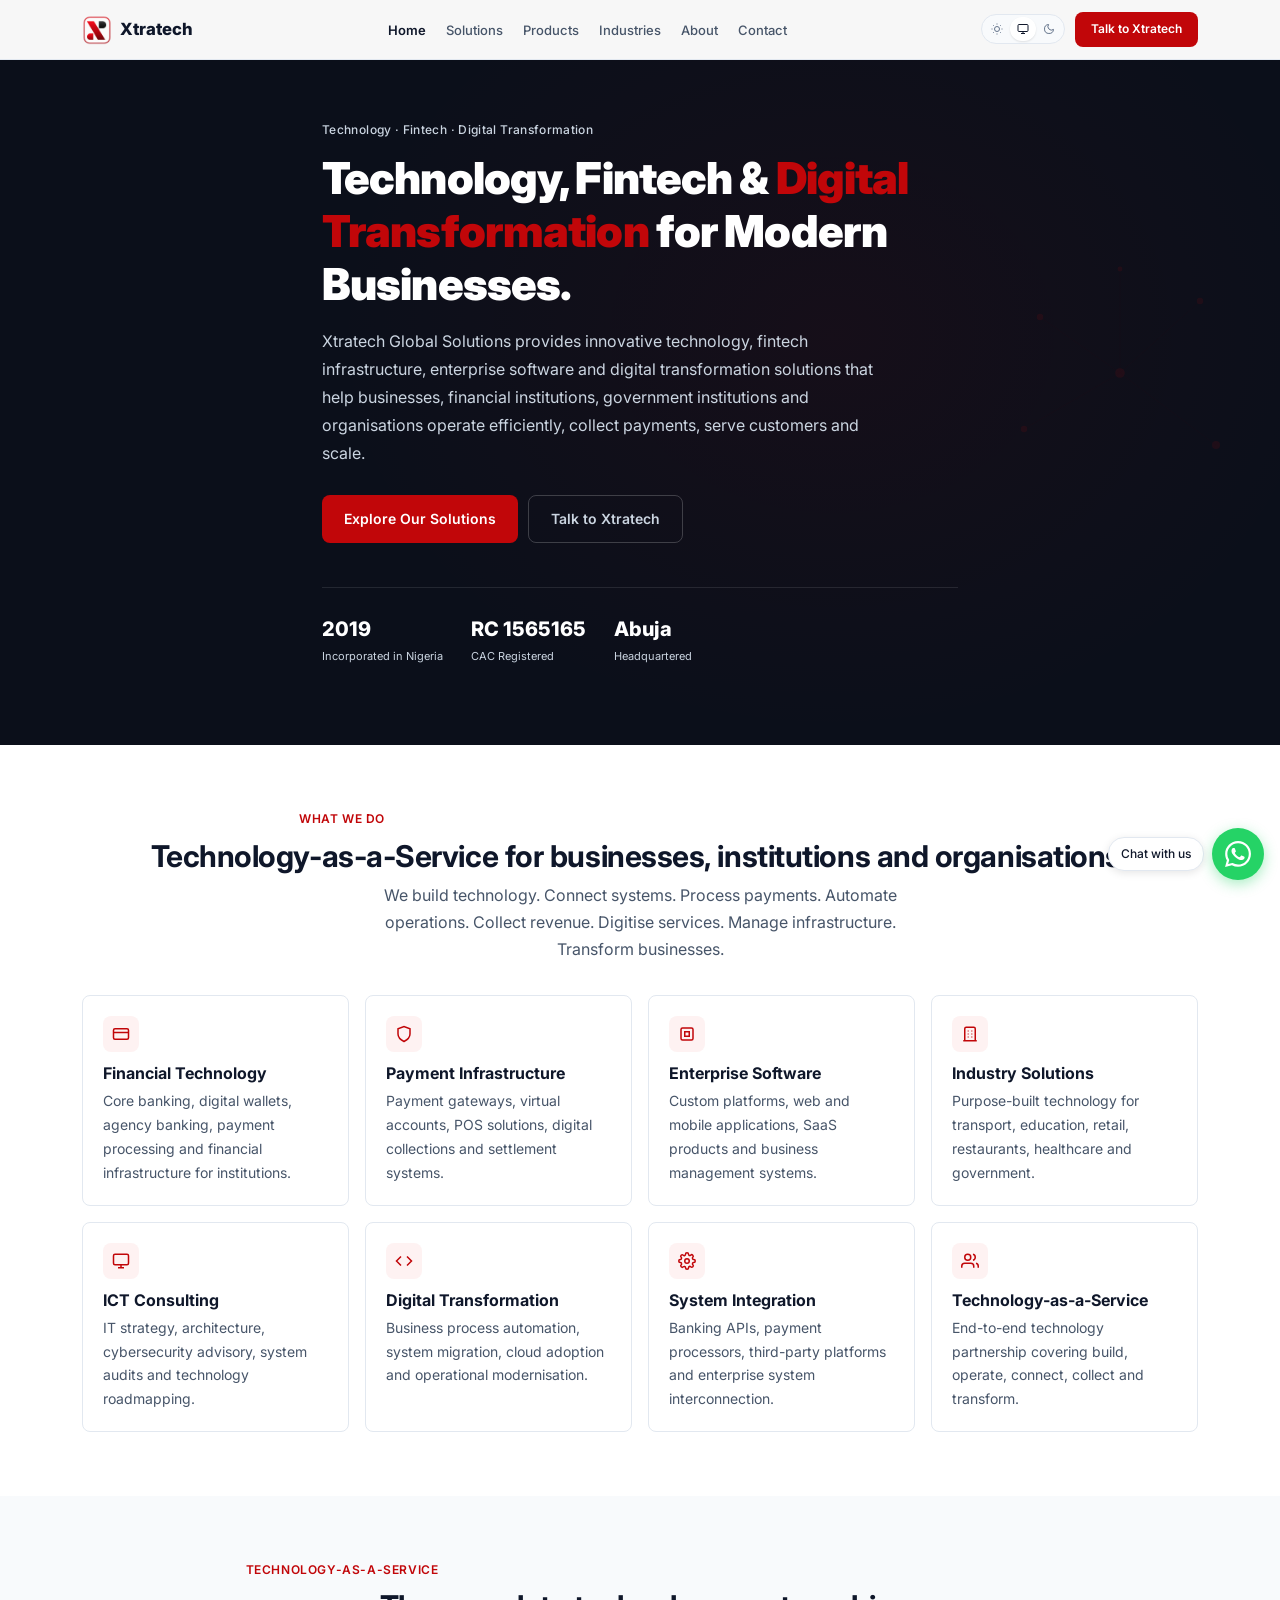
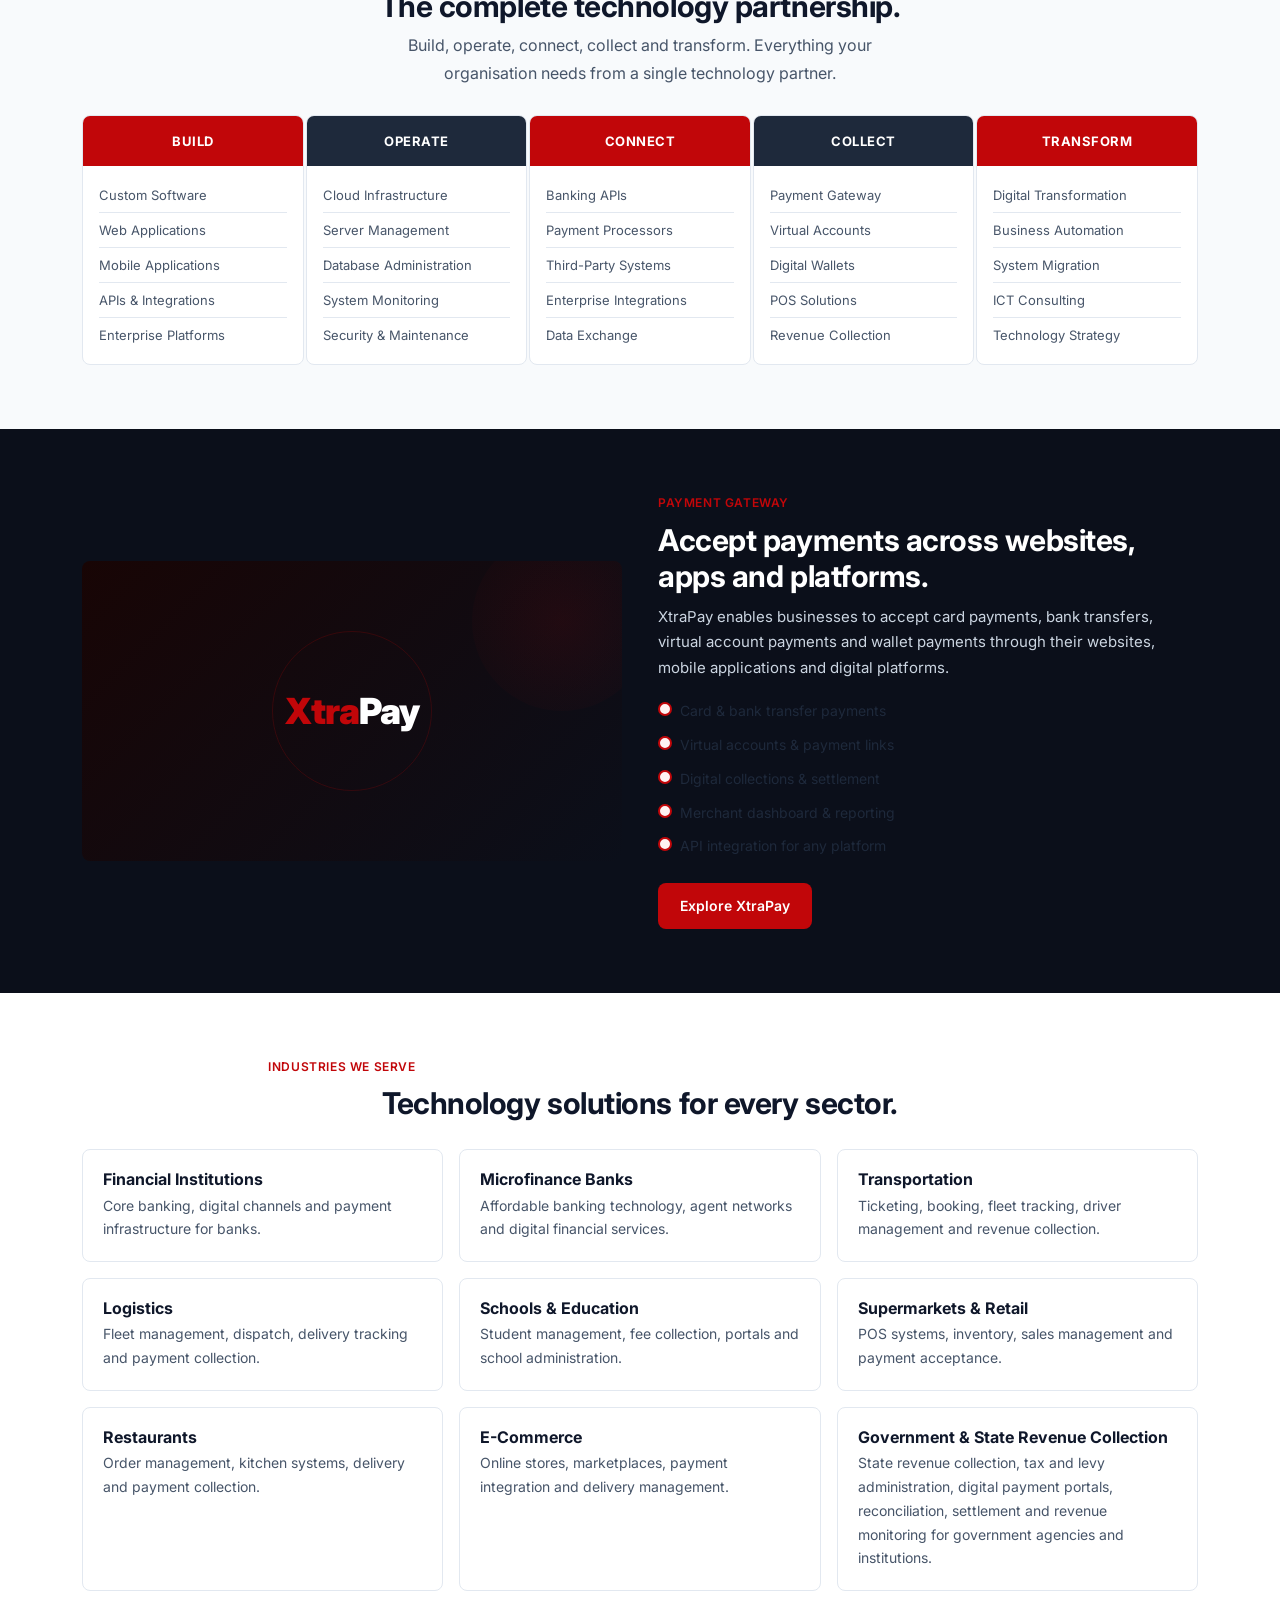
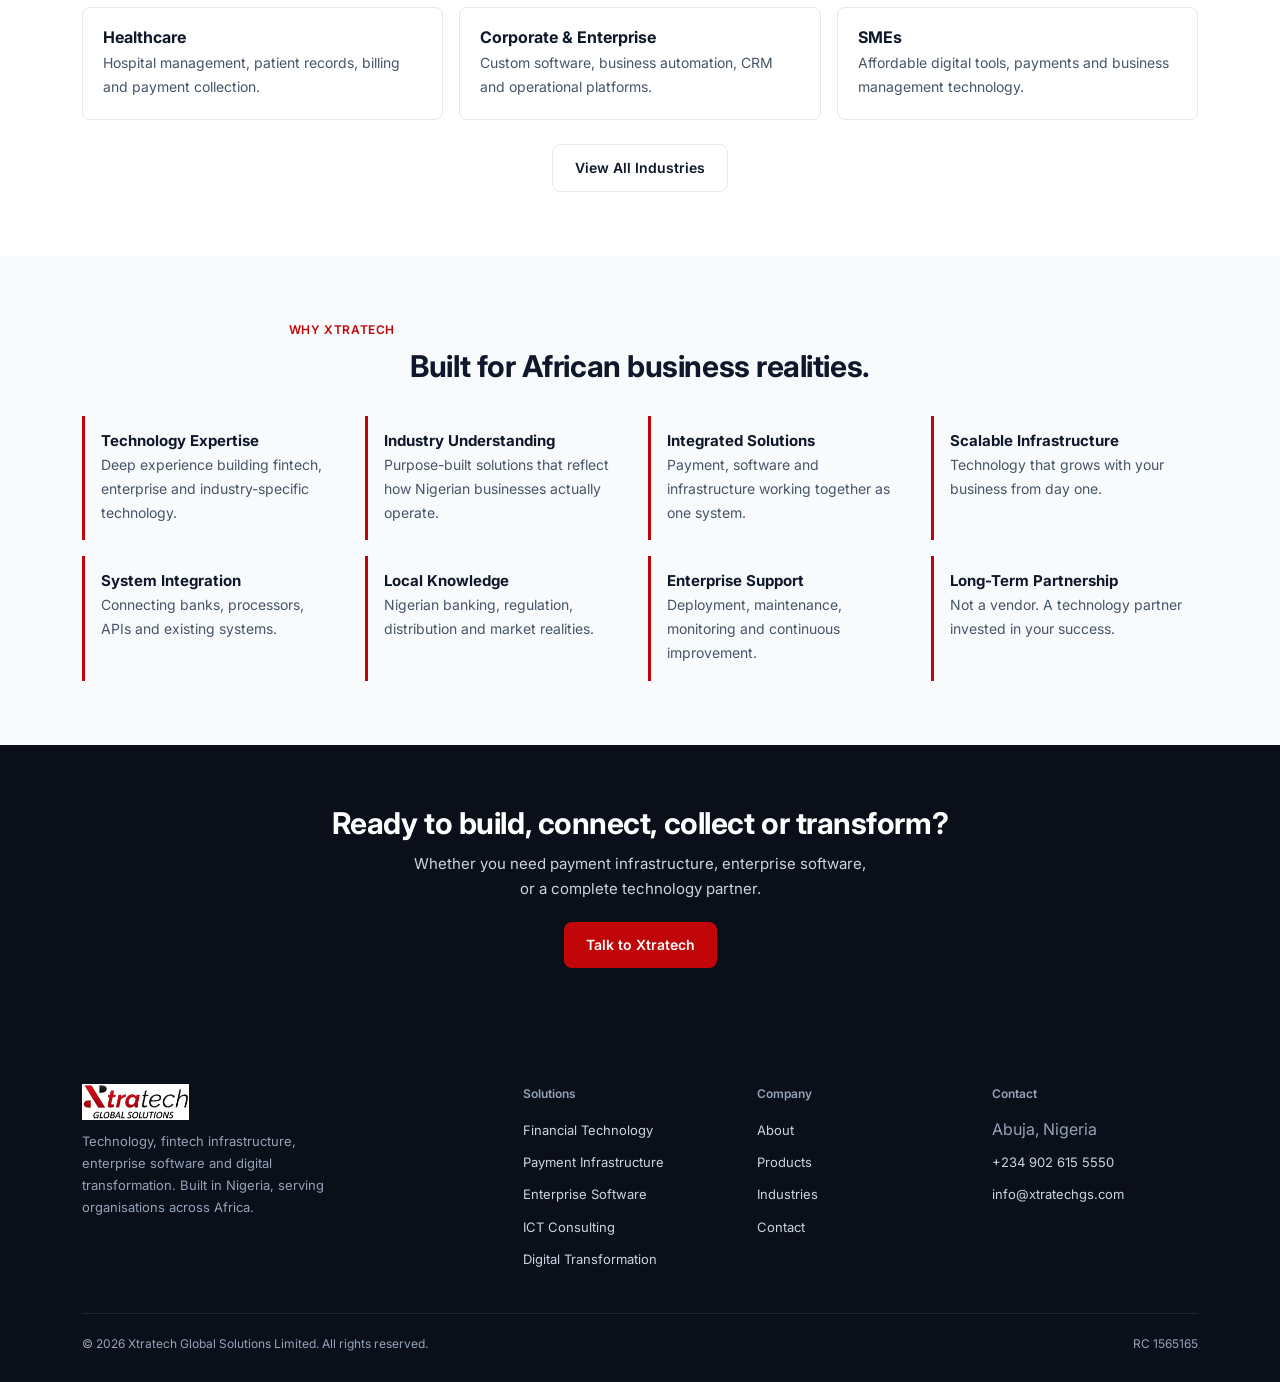
<file: docs/index.html>
<!DOCTYPE html>
<html lang="en">
<head>
<meta charset="UTF-8">
<meta name="viewport" content="width=device-width,initial-scale=1,viewport-fit=cover">
<title>Xtratech Global Solutions | Technology, Fintech &amp; Digital Transformation</title>
<meta name="description" content="Xtratech Global Solutions provides technology, fintech infrastructure, enterprise software and digital transformation solutions for businesses, financial institutions, governments and organisations across Nigeria and Africa.">
<link rel="canonical" href="https://xtratechgs.com/">
<meta property="og:site_name" content="Xtratech Global Solutions">
<meta property="og:title" content="Xtratech Global Solutions | Technology, Fintech &amp; Digital Transformation">
<meta property="og:description" content="Xtratech Global Solutions provides technology, fintech infrastructure, enterprise software and digital transformation solutions for businesses, financial institutions, governments and organisations across Nigeria and Africa.">
<meta property="og:type" content="website">
<meta property="og:url" content="https://xtratechgs.com/">
<meta name="twitter:card" content="summary">
<link rel="icon" href="assets/img/xtratech-logo-1.png">
<link href="https://fonts.googleapis.com/css2?family=Inter:wght@400;500;600;700;800;900&display=swap" rel="stylesheet">
<link rel="stylesheet" href="assets/css/style.css">
<script type="application/ld+json">
{"@context":"https://schema.org","@type":"Organization","name":"Xtratech Global Solutions Limited","url":"https://xtratechgs.com/","logo":"https://xtratechgs.com/assets/img/xtratech-logo-1.png","email":"info@xtratechgs.com","telephone":"+2349026155550","address":{"@type":"PostalAddress","addressLocality":"Abuja","addressCountry":"NG"}}
</script>
</head>
<body class="sys">
<script>try{var m=localStorage.getItem('xt');if(m)document.body.className=m==='dark'?'dark':m==='system'?'sys':''}catch(e){}</script>

<!-- NAV -->
<nav class="nav"><div class="ni">
  <a href="index.html" class="nl"><img src="assets/img/xtratech-logo-1.png" alt="Xtratech"><span>Xtratech</span></a>
  <ul class="nk" id="nk">
    <li><a href="index.html" aria-current="page">Home</a></li>
    <li><a href="solutions.html">Solutions</a></li>
    <li><a href="products.html">Products</a></li>
    <li><a href="industries.html">Industries</a></li>
    <li><a href="about.html">About</a></li>
    <li><a href="contact.html">Contact</a></li>
  </ul>
  <div class="nr">
    <div class="tt">
      <button class="tb" id="tL" onclick="T('light')" title="Light"><svg viewBox="0 0 24 24"><circle cx="12" cy="12" r="5"/><path d="M12 1v2M12 21v2M4.22 4.22l1.42 1.42M18.36 18.36l1.42 1.42M1 12h2M21 12h2M4.22 19.78l1.42-1.42M18.36 5.64l1.42-1.42"/></svg></button>
      <button class="tb on" id="tS" onclick="T('system')" title="System"><svg viewBox="0 0 24 24"><rect x="2" y="3" width="20" height="14" rx="2"/><line x1="8" y1="21" x2="16" y2="21"/><line x1="12" y1="17" x2="12" y2="21"/></svg></button>
      <button class="tb" id="tD" onclick="T('dark')" title="Dark"><svg viewBox="0 0 24 24"><path d="M21 12.79A9 9 0 1 1 11.21 3 7 7 0 0 0 21 12.79z"/></svg></button>
    </div>
    <a href="contact.html" class="btn br">Talk to Xtratech</a>
  </div>
  <button class="hb" id="hb" aria-label="Menu"><span></span><span></span><span></span></button>
</div></nav>


<div id="home" class="pg on">
<section class="hero"><div class="hero-gl"></div>
<svg class="hero-net" viewBox="0 0 500 500" fill="none"><circle cx="250" cy="250" r="6" fill="#C10609"/><circle cx="150" cy="180" r="4" fill="#C10609"/><circle cx="350" cy="160" r="4" fill="#C10609"/><circle cx="130" cy="320" r="4" fill="#C10609"/><circle cx="370" cy="340" r="5" fill="#C10609"/><circle cx="250" cy="120" r="3" fill="#C10609"/><line x1="250" y1="250" x2="150" y2="180" stroke="#C10609" stroke-width=".5" opacity=".5"/><line x1="250" y1="250" x2="350" y2="160" stroke="#C10609" stroke-width=".5" opacity=".5"/><line x1="250" y1="250" x2="130" y2="320" stroke="#C10609" stroke-width=".5" opacity=".5"/><line x1="250" y1="250" x2="370" y2="340" stroke="#C10609" stroke-width=".5" opacity=".5"/><line x1="250" y1="250" x2="250" y2="120" stroke="#C10609" stroke-width=".5" opacity=".5"/><circle cx="250" cy="250" r="80" stroke="#C10609" stroke-width=".3" opacity=".15"/><circle cx="250" cy="250" r="150" stroke="#C10609" stroke-width=".2" opacity=".1"/></svg>
<div class="w hero-c">
  <p class="hero-ey">Technology &middot; Fintech &middot; Digital Transformation</p>
  <h1>Technology, Fintech &amp; <span class="ac">Digital Transformation</span> for Modern Businesses.</h1>
  <p class="hero-d">Xtratech Global Solutions provides innovative technology, fintech infrastructure, enterprise software and digital transformation solutions that help businesses, financial institutions, government institutions and organisations operate efficiently, collect payments, serve customers and scale.</p>
  <div class="hero-ab">
    <a href="solutions.html" class="btn br">Explore Our Solutions</a>
    <a href="contact.html" class="btn bo" style="color:var(--hs);border-color:rgba(255,255,255,.2)">Talk to Xtratech</a>
  </div>
  <div class="hero-st"><div><div class="hs-n">2019</div><div class="hs-l">Incorporated in Nigeria</div></div><div><div class="hs-n">RC 1565165</div><div class="hs-l">CAC Registered</div></div><div><div class="hs-n">Abuja</div><div class="hs-l">Headquartered</div></div></div>
</div></section>

<!-- WHAT WE DO -->
<section class="s"><div class="w">
  <div class="tc" style="margin-bottom:32px"><p class="lb">What we do</p><h2>Technology-as-a-Service for businesses, institutions and organisations.</h2><p style="color:var(--m);margin:8px auto 0;max-width:560px">We build technology. Connect systems. Process payments. Automate operations. Collect revenue. Digitise services. Manage infrastructure. Transform businesses.</p></div>
  <div class="g4">
<div class="cd anim"><div class="ci"><svg viewBox="0 0 24 24"><rect x="2" y="5" width="20" height="14" rx="2"/><line x1="2" y1="10" x2="22" y2="10"/></svg></div><h4>Financial Technology</h4><p>Core banking, digital wallets, agency banking, payment processing and financial infrastructure for institutions.</p></div>
<div class="cd anim"><div class="ci"><svg viewBox="0 0 24 24"><path d="M12 22s8-4 8-10V5l-8-3-8 3v7c0 6 8 10 8 10z"/></svg></div><h4>Payment Infrastructure</h4><p>Payment gateways, virtual accounts, POS solutions, digital collections and settlement systems.</p></div>
<div class="cd anim"><div class="ci"><svg viewBox="0 0 24 24"><rect x="4" y="4" width="16" height="16" rx="2"/><rect x="9" y="9" width="6" height="6"/></svg></div><h4>Enterprise Software</h4><p>Custom platforms, web and mobile applications, SaaS products and business management systems.</p></div>
<div class="cd anim"><div class="ci"><svg viewBox="0 0 24 24"><path d="M3 21h18M9 8h1M9 12h1M9 16h1M14 8h1M14 12h1M14 16h1M5 21V5a2 2 0 012-2h10a2 2 0 012 2v16"/></svg></div><h4>Industry Solutions</h4><p>Purpose-built technology for transport, education, retail, restaurants, healthcare and government.</p></div>
<div class="cd anim"><div class="ci"><svg viewBox="0 0 24 24"><rect x="2" y="3" width="20" height="14" rx="2"/><line x1="8" y1="21" x2="16" y2="21"/><line x1="12" y1="17" x2="12" y2="21"/></svg></div><h4>ICT Consulting</h4><p>IT strategy, architecture, cybersecurity advisory, system audits and technology roadmapping.</p></div>
<div class="cd anim"><div class="ci"><svg viewBox="0 0 24 24"><polyline points="16 18 22 12 16 6"/><polyline points="8 6 2 12 8 18"/></svg></div><h4>Digital Transformation</h4><p>Business process automation, system migration, cloud adoption and operational modernisation.</p></div>
<div class="cd anim"><div class="ci"><svg viewBox="0 0 24 24"><circle cx="12" cy="12" r="3"/><path d="M19.4 15a1.65 1.65 0 00.33 1.82l.06.06a2 2 0 01-2.83 2.83l-.06-.06a1.65 1.65 0 00-1.82-.33 1.65 1.65 0 00-1 1.51V21a2 2 0 01-4 0v-.09A1.65 1.65 0 009 19.4a1.65 1.65 0 00-1.82.33l-.06.06a2 2 0 01-2.83-2.83l.06-.06A1.65 1.65 0 004.68 15a1.65 1.65 0 00-1.51-1H3a2 2 0 010-4h.09A1.65 1.65 0 004.6 9a1.65 1.65 0 00-.33-1.82l-.06-.06a2 2 0 012.83-2.83l.06.06A1.65 1.65 0 009 4.68a1.65 1.65 0 001-1.51V3a2 2 0 014 0v.09a1.65 1.65 0 001 1.51 1.65 1.65 0 001.82-.33l.06-.06a2 2 0 012.83 2.83l-.06.06A1.65 1.65 0 0019.4 9a1.65 1.65 0 001.51 1H21a2 2 0 010 4h-.09a1.65 1.65 0 00-1.51 1z"/></svg></div><h4>System Integration</h4><p>Banking APIs, payment processors, third-party platforms and enterprise system interconnection.</p></div>
<div class="cd anim"><div class="ci"><svg viewBox="0 0 24 24"><path d="M17 21v-2a4 4 0 0 0-4-4H5a4 4 0 0 0-4 4v2"/><circle cx="9" cy="7" r="4"/><path d="M23 21v-2a4 4 0 0 0-3-3.87"/><path d="M16 3.13a4 4 0 0 1 0 7.75"/></svg></div><h4>Technology-as-a-Service</h4><p>End-to-end technology partnership covering build, operate, connect, collect and transform.</p></div>
</div>
</div></section>

<!-- TAAS -->
<section class="s sa"><div class="w">
  <div class="tc" style="margin-bottom:28px"><p class="lb">Technology-as-a-Service</p><h2>The complete technology partnership.</h2><p style="color:var(--m);margin:8px auto 0;max-width:520px">Build, operate, connect, collect and transform. Everything your organisation needs from a single technology partner.</p></div>
  <div class="g5">
<div class="taas-col"><div class="taas-h" style="background:#C10609">BUILD</div><ul class="taas-list">
<li>Custom Software</li>
<li>Web Applications</li>
<li>Mobile Applications</li>
<li>APIs &amp; Integrations</li>
<li>Enterprise Platforms</li>
</ul></div>
<div class="taas-col"><div class="taas-h" style="background:#1E293B">OPERATE</div><ul class="taas-list">
<li>Cloud Infrastructure</li>
<li>Server Management</li>
<li>Database Administration</li>
<li>System Monitoring</li>
<li>Security &amp; Maintenance</li>
</ul></div>
<div class="taas-col"><div class="taas-h" style="background:#C10609">CONNECT</div><ul class="taas-list">
<li>Banking APIs</li>
<li>Payment Processors</li>
<li>Third-Party Systems</li>
<li>Enterprise Integrations</li>
<li>Data Exchange</li>
</ul></div>
<div class="taas-col"><div class="taas-h" style="background:#1E293B">COLLECT</div><ul class="taas-list">
<li>Payment Gateway</li>
<li>Virtual Accounts</li>
<li>Digital Wallets</li>
<li>POS Solutions</li>
<li>Revenue Collection</li>
</ul></div>
<div class="taas-col"><div class="taas-h" style="background:#C10609">TRANSFORM</div><ul class="taas-list">
<li>Digital Transformation</li>
<li>Business Automation</li>
<li>System Migration</li>
<li>ICT Consulting</li>
<li>Technology Strategy</li>
</ul></div>
</div>
</div></section>

<!-- FEATURED PRODUCT -->
<section class="s" style="background:var(--dk);color:var(--ht)"><div class="w"><div class="g2" style="gap:36px;align-items:center">
  <div class="pv"><div class="pv-ring"></div><div class="pb"><span class="xr">Xtra</span>Pay</div></div>
  <div>
    <p class="lb">Payment Gateway</p>
    <h2 style="color:#fff;margin-bottom:10px">Accept payments across websites, apps and platforms.</h2>
    <p style="color:var(--hs);margin-bottom:14px;font-size:.9375rem">XtraPay enables businesses to accept card payments, bank transfers, virtual account payments and wallet payments through their websites, mobile applications and digital platforms.</p>
    <ul class="fl" style="color:var(--ht)"><li>Card &amp; bank transfer payments</li><li>Virtual accounts &amp; payment links</li><li>Digital collections &amp; settlement</li><li>Merchant dashboard &amp; reporting</li><li>API integration for any platform</li></ul>
    <div style="margin-top:20px"><a href="products.html" class="btn br">Explore XtraPay</a></div>
  </div>
</div></div></section>

<!-- INDUSTRIES -->
<section class="s"><div class="w">
  <div class="tc" style="margin-bottom:28px"><p class="lb">Industries we serve</p><h2>Technology solutions for every sector.</h2></div>
  <div class="g3">
<div class="ic anim"><h4>Financial Institutions</h4><p>Core banking, digital channels and payment infrastructure for banks.</p></div>
<div class="ic anim"><h4>Microfinance Banks</h4><p>Affordable banking technology, agent networks and digital financial services.</p></div>
<div class="ic anim"><h4>Transportation</h4><p>Ticketing, booking, fleet tracking, driver management and revenue collection.</p></div>
<div class="ic anim"><h4>Logistics</h4><p>Fleet management, dispatch, delivery tracking and payment collection.</p></div>
<div class="ic anim"><h4>Schools &amp; Education</h4><p>Student management, fee collection, portals and school administration.</p></div>
<div class="ic anim"><h4>Supermarkets &amp; Retail</h4><p>POS systems, inventory, sales management and payment acceptance.</p></div>
<div class="ic anim"><h4>Restaurants</h4><p>Order management, kitchen systems, delivery and payment collection.</p></div>
<div class="ic anim"><h4>E-Commerce</h4><p>Online stores, marketplaces, payment integration and delivery management.</p></div>
<div class="ic anim"><h4>Government &amp; State Revenue Collection</h4><p>State revenue collection, tax and levy administration, digital payment portals, reconciliation, settlement and revenue monitoring for government agencies and institutions.</p></div>
<div class="ic anim"><h4>Healthcare</h4><p>Hospital management, patient records, billing and payment collection.</p></div>
<div class="ic anim"><h4>Corporate &amp; Enterprise</h4><p>Custom software, business automation, CRM and operational platforms.</p></div>
<div class="ic anim"><h4>SMEs</h4><p>Affordable digital tools, payments and business management technology.</p></div>
</div>
  <div class="tc" style="margin-top:24px"><a href="industries.html" class="btn bo">View All Industries</a></div>
</div></section>

<!-- WHY XTRATECH -->
<section class="s sa"><div class="w">
  <div class="tc" style="margin-bottom:32px"><p class="lb">Why Xtratech</p><h2>Built for African business realities.</h2></div>
  <div class="g4">
    <div class="wi anim"><h4>Technology Expertise</h4><p>Deep experience building fintech, enterprise and industry-specific technology.</p></div>
    <div class="wi anim"><h4>Industry Understanding</h4><p>Purpose-built solutions that reflect how Nigerian businesses actually operate.</p></div>
    <div class="wi anim"><h4>Integrated Solutions</h4><p>Payment, software and infrastructure working together as one system.</p></div>
    <div class="wi anim"><h4>Scalable Infrastructure</h4><p>Technology that grows with your business from day one.</p></div>
    <div class="wi anim"><h4>System Integration</h4><p>Connecting banks, processors, APIs and existing systems.</p></div>
    <div class="wi anim"><h4>Local Knowledge</h4><p>Nigerian banking, regulation, distribution and market realities.</p></div>
    <div class="wi anim"><h4>Enterprise Support</h4><p>Deployment, maintenance, monitoring and continuous improvement.</p></div>
    <div class="wi anim"><h4>Long-Term Partnership</h4><p>Not a vendor. A technology partner invested in your success.</p></div>
  </div>
</div></section>

<section class="cb"><div class="w"><h2>Ready to build, connect, collect or transform?</h2><p>Whether you need payment infrastructure, enterprise software, or a complete technology partner.</p><a href="contact.html" class="btn br">Talk to Xtratech</a></div></section>
</div>

<!-- FOOTER -->
<footer class="ft"><div class="w">
  <div class="fgr">
    <div class="fb"><img src="assets/img/xtratech-logo-2.png" alt="Xtratech Global Solutions" style="height:36px"><p>Technology, fintech infrastructure, enterprise software and digital transformation. Built in Nigeria, serving organisations across Africa.</p></div>
    <div class="fc"><h5>Solutions</h5><ul><li><a href="solutions.html">Financial Technology</a></li><li><a href="solutions.html">Payment Infrastructure</a></li><li><a href="solutions.html">Enterprise Software</a></li><li><a href="solutions.html">ICT Consulting</a></li><li><a href="solutions.html">Digital Transformation</a></li></ul></div>
    <div class="fc"><h5>Company</h5><ul><li><a href="about.html">About</a></li><li><a href="products.html">Products</a></li><li><a href="industries.html">Industries</a></li><li><a href="contact.html">Contact</a></li></ul></div>
    <div class="fc"><h5>Contact</h5><ul><li><span style="color:var(--fm)">Abuja, Nigeria</span></li><li><a href="tel:+2349026155550">+234 902 615 5550</a></li><li><a href="mailto:info@xtratechgs.com">info@xtratechgs.com</a></li></ul></div>
  </div>
  <div class="fbt"><div>&copy; 2026 Xtratech Global Solutions Limited. All rights reserved.</div><div>RC 1565165</div></div>
</div></footer>

<!-- WHATSAPP -->
<a href="https://wa.me/2349026155550?text=Hello%20Xtratech%2C%20I%20would%20like%20to%20discuss%20a%20project." class="wa" target="_blank" rel="noopener"><span class="wa-tip">Chat with us</span><div class="wa-btn"><svg viewBox="0 0 24 24" xmlns="http://www.w3.org/2000/svg"><path d="M17.472 14.382c-.297-.149-1.758-.867-2.03-.967-.273-.099-.471-.148-.67.15-.197.297-.767.966-.94 1.164-.173.199-.347.223-.644.075-.297-.15-1.255-.463-2.39-1.475-.883-.788-1.48-1.761-1.653-2.059-.173-.297-.018-.458.13-.606.134-.133.298-.347.446-.52.149-.174.198-.298.298-.497.099-.198.05-.371-.025-.52-.075-.149-.669-1.612-.916-2.207-.242-.579-.487-.5-.669-.51-.173-.008-.371-.01-.57-.01-.198 0-.52.074-.792.372-.272.297-1.04 1.016-1.04 2.479 0 1.462 1.065 2.875 1.213 3.074.149.198 2.096 3.2 5.077 4.487.709.306 1.262.489 1.694.625.712.227 1.36.195 1.871.118.571-.085 1.758-.719 2.006-1.413.248-.694.248-1.289.173-1.413-.074-.124-.272-.198-.57-.347m-5.421 7.403h-.004a9.87 9.87 0 01-5.031-1.378l-.361-.214-3.741.982.998-3.648-.235-.374a9.86 9.86 0 01-1.51-5.26c.001-5.45 4.436-9.884 9.888-9.884 2.64 0 5.122 1.03 6.988 2.898a9.825 9.825 0 012.893 6.994c-.003 5.45-4.437 9.884-9.885 9.884m8.413-18.297A11.815 11.815 0 0012.05 0C5.495 0 .16 5.335.157 11.892c0 2.096.547 4.142 1.588 5.945L.057 24l6.305-1.654a11.882 11.882 0 005.683 1.448h.005c6.554 0 11.89-5.335 11.893-11.893a11.821 11.821 0 00-3.48-8.413z"/></svg></div></a>


<!-- MOBILE MENU -->
<div id="mo" style="display:none;position:fixed;top:60px;left:0;right:0;bottom:0;background:var(--bg);z-index:999999;overflow-y:auto;padding:0 20px 20px;-webkit-overflow-scrolling:touch">
  <ul style="list-style:none">
    <li><a href="index.html" aria-current="page" style="display:block;padding:14px 0;font-size:1.0625rem;font-weight:500;color:var(--h);border-bottom:1px solid var(--bd)">Home</a></li>
    <li><a href="solutions.html" style="display:block;padding:14px 0;font-size:1.0625rem;font-weight:500;color:var(--h);border-bottom:1px solid var(--bd)">Solutions</a></li>
    <li><a href="products.html" style="display:block;padding:14px 0;font-size:1.0625rem;font-weight:500;color:var(--h);border-bottom:1px solid var(--bd)">Products</a></li>
    <li><a href="industries.html" style="display:block;padding:14px 0;font-size:1.0625rem;font-weight:500;color:var(--h);border-bottom:1px solid var(--bd)">Industries</a></li>
    <li><a href="about.html" style="display:block;padding:14px 0;font-size:1.0625rem;font-weight:500;color:var(--h);border-bottom:1px solid var(--bd)">About</a></li>
    <li><a href="contact.html" style="display:block;padding:14px 0;font-size:1.0625rem;font-weight:500;color:var(--h);border-bottom:1px solid var(--bd)">Contact</a></li>
    <li style="padding-top:16px"><a href="contact.html" class="btn br" style="width:100%;padding:12px 20px;font-size:.9375rem">Talk to Xtratech</a></li>
  </ul>
</div>


<script src="assets/js/main.js"></script>
</body>
</html>
</file>
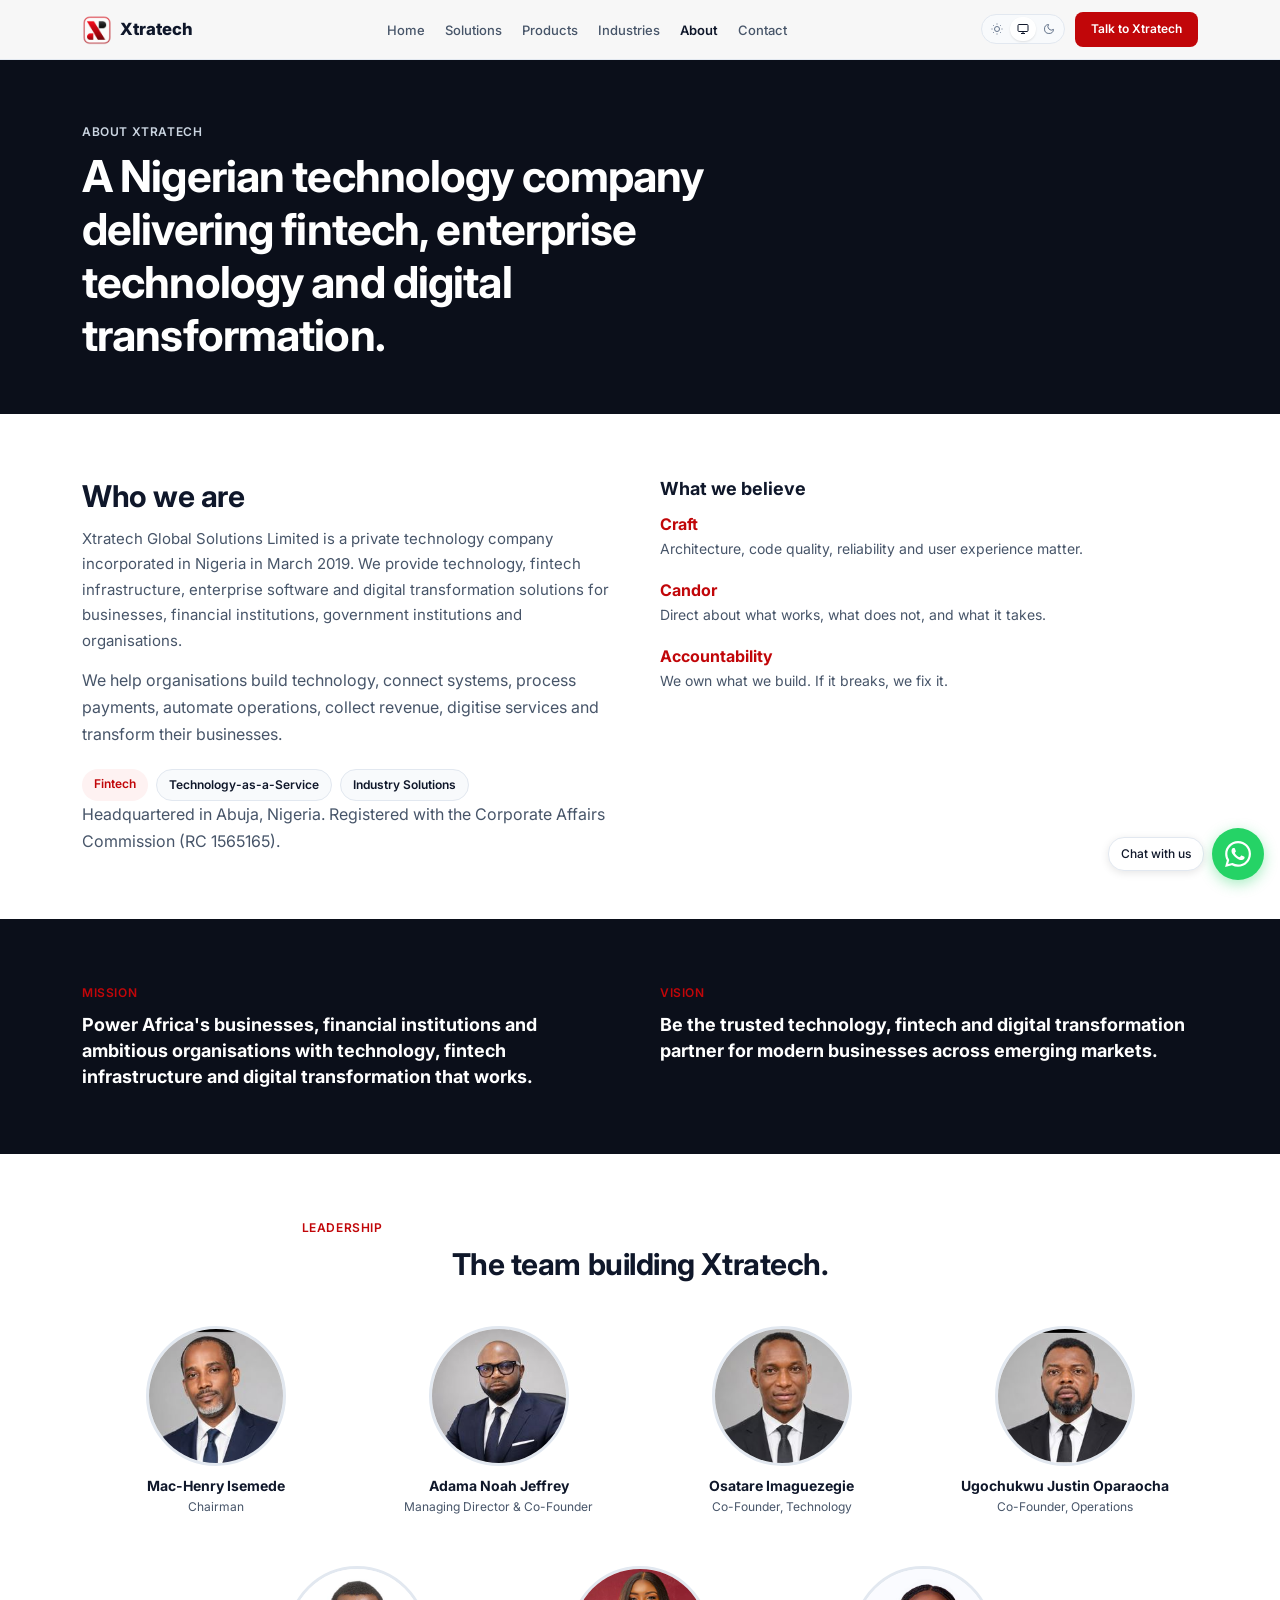
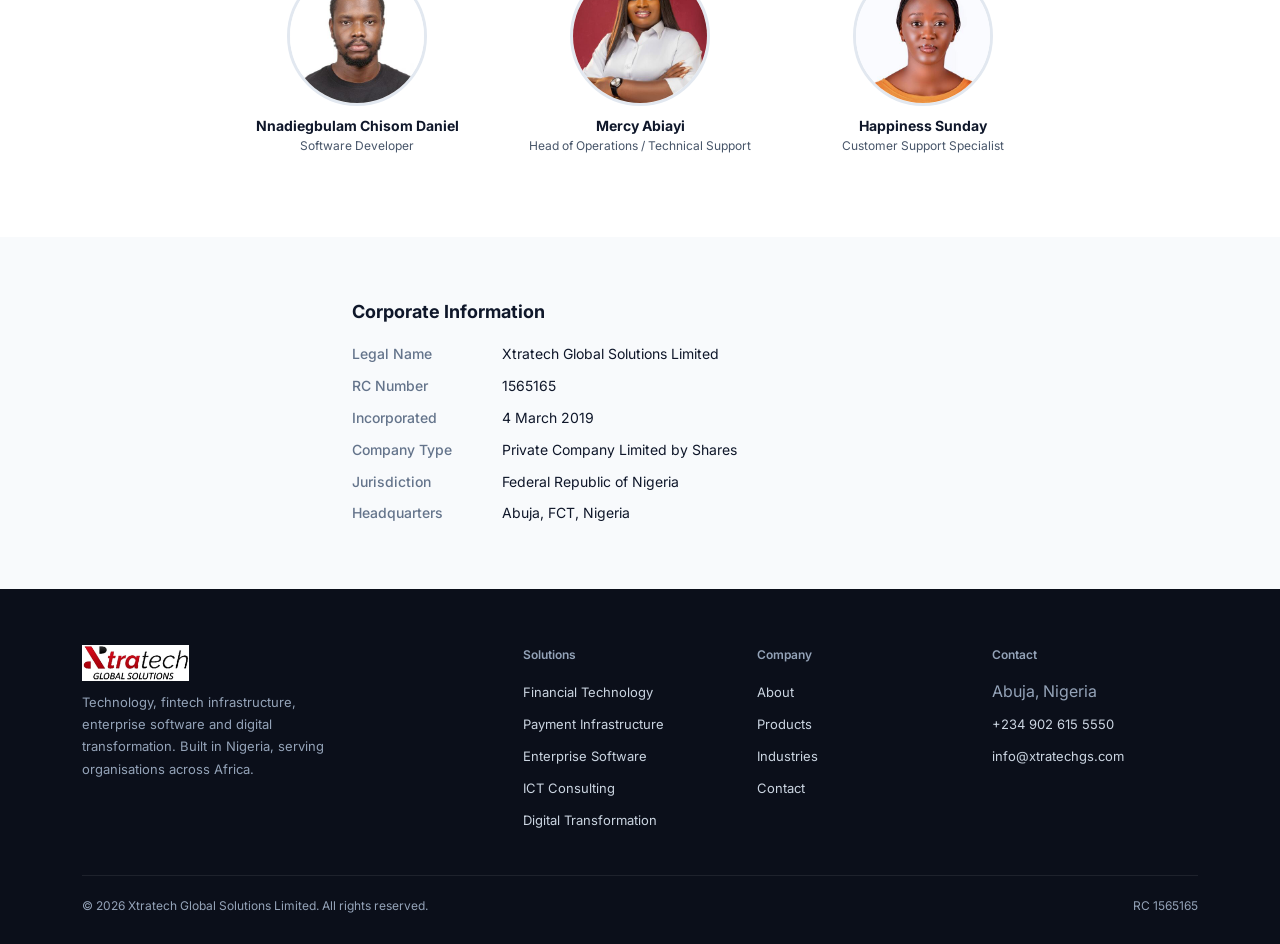
<file: docs/about.html>
<!DOCTYPE html>
<html lang="en">
<head>
<meta charset="UTF-8">
<meta name="viewport" content="width=device-width,initial-scale=1,viewport-fit=cover">
<title>About | Xtratech Global Solutions Limited</title>
<meta name="description" content="Xtratech Global Solutions Limited is a technology, fintech and digital transformation company based in Abuja, Nigeria (RC 1565165).">
<link rel="canonical" href="https://xtratechgs.com/about.html">
<meta property="og:site_name" content="Xtratech Global Solutions">
<meta property="og:title" content="About | Xtratech Global Solutions Limited">
<meta property="og:description" content="Xtratech Global Solutions Limited is a technology, fintech and digital transformation company based in Abuja, Nigeria (RC 1565165).">
<meta property="og:type" content="website">
<meta property="og:url" content="https://xtratechgs.com/about.html">
<meta name="twitter:card" content="summary">
<link rel="icon" href="assets/img/xtratech-logo-1.png">
<link href="https://fonts.googleapis.com/css2?family=Inter:wght@400;500;600;700;800;900&display=swap" rel="stylesheet">
<link rel="stylesheet" href="assets/css/style.css">

</head>
<body class="sys">
<script>try{var m=localStorage.getItem('xt');if(m)document.body.className=m==='dark'?'dark':m==='system'?'sys':''}catch(e){}</script>

<!-- NAV -->
<nav class="nav"><div class="ni">
  <a href="index.html" class="nl"><img src="assets/img/xtratech-logo-1.png" alt="Xtratech"><span>Xtratech</span></a>
  <ul class="nk" id="nk">
    <li><a href="index.html">Home</a></li>
    <li><a href="solutions.html">Solutions</a></li>
    <li><a href="products.html">Products</a></li>
    <li><a href="industries.html">Industries</a></li>
    <li><a href="about.html" aria-current="page">About</a></li>
    <li><a href="contact.html">Contact</a></li>
  </ul>
  <div class="nr">
    <div class="tt">
      <button class="tb" id="tL" onclick="T('light')" title="Light"><svg viewBox="0 0 24 24"><circle cx="12" cy="12" r="5"/><path d="M12 1v2M12 21v2M4.22 4.22l1.42 1.42M18.36 18.36l1.42 1.42M1 12h2M21 12h2M4.22 19.78l1.42-1.42M18.36 5.64l1.42-1.42"/></svg></button>
      <button class="tb on" id="tS" onclick="T('system')" title="System"><svg viewBox="0 0 24 24"><rect x="2" y="3" width="20" height="14" rx="2"/><line x1="8" y1="21" x2="16" y2="21"/><line x1="12" y1="17" x2="12" y2="21"/></svg></button>
      <button class="tb" id="tD" onclick="T('dark')" title="Dark"><svg viewBox="0 0 24 24"><path d="M21 12.79A9 9 0 1 1 11.21 3 7 7 0 0 0 21 12.79z"/></svg></button>
    </div>
    <a href="contact.html" class="btn br">Talk to Xtratech</a>
  </div>
  <button class="hb" id="hb" aria-label="Menu"><span></span><span></span><span></span></button>
</div></nav>


<div id="about" class="pg on">
<section class="ph"><div class="w"><p class="lb">About Xtratech</p><h1>A Nigerian technology company delivering fintech, enterprise technology and digital transformation.</h1></div></section>
<section class="s"><div class="w"><div class="g2" style="gap:40px;align-items:start">
  <div><h2 style="margin-bottom:12px">Who we are</h2><p style="font-size:.9375rem;color:var(--m);margin-bottom:14px">Xtratech Global Solutions Limited is a private technology company incorporated in Nigeria in March 2019. We provide technology, fintech infrastructure, enterprise software and digital transformation solutions for businesses, financial institutions, government institutions and organisations.</p><p style="color:var(--m);margin-bottom:14px">We help organisations build technology, connect systems, process payments, automate operations, collect revenue, digitise services and transform their businesses.</p>
    <div style="margin-top:20px;display:flex;gap:8px;flex-wrap:wrap">
      <span style="background:var(--rb);color:var(--r);padding:5px 12px;border-radius:16px;font-size:.75rem;font-weight:600">Fintech</span>
      <span style="background:var(--bg2);color:var(--h);padding:5px 12px;border-radius:16px;font-size:.75rem;font-weight:600;border:1px solid var(--bd)">Technology-as-a-Service</span>
      <span style="background:var(--bg2);color:var(--h);padding:5px 12px;border-radius:16px;font-size:.75rem;font-weight:600;border:1px solid var(--bd)">Industry Solutions</span>
    </div><p style="color:var(--m)">Headquartered in Abuja, Nigeria. Registered with the Corporate Affairs Commission (RC 1565165).</p></div>
  <div><h3 style="margin-bottom:16px">What we believe</h3><div class="vl"><h4>Craft</h4><p>Architecture, code quality, reliability and user experience matter.</p></div><div class="vl"><h4>Candor</h4><p>Direct about what works, what does not, and what it takes.</p></div><div class="vl"><h4>Accountability</h4><p>We own what we build. If it breaks, we fix it.</p></div></div>
</div></div></section>
<section class="s" style="background:var(--dk);color:var(--ht)"><div class="w"><div class="g2" style="gap:40px">
  <div><p class="lb">Mission</p><h3 style="color:#fff;font-size:1.125rem;line-height:1.45">Power Africa's businesses, financial institutions and ambitious organisations with technology, fintech infrastructure and digital transformation that works.</h3></div>
  <div><p class="lb">Vision</p><h3 style="color:#fff;font-size:1.125rem;line-height:1.45">Be the trusted technology, fintech and digital transformation partner for modern businesses across emerging markets.</h3></div>
</div></div></section>
<section class="s"><div class="w">
  <div class="tc" style="margin-bottom:28px"><p class="lb">Leadership</p><h2>The team building Xtratech.</h2></div>
  <div class="g4c">
    <div class="ld"><img src="assets/img/team-mac-henry-isemede.jpg" alt="Mac-Henry Isemede"><h4>Mac-Henry Isemede</h4><p class="rl">Chairman</p></div>
    <div class="ld"><img src="assets/img/team-adama-noah-jeffrey.jpg" alt="Adama Noah Jeffrey"><h4>Adama Noah Jeffrey</h4><p class="rl">Managing Director &amp; Co-Founder</p></div>
    <div class="ld"><img src="assets/img/team-osatare-imaguezegie.jpg" alt="Osatare Imaguezegie"><h4>Osatare Imaguezegie</h4><p class="rl">Co-Founder, Technology</p></div>
    <div class="ld"><img src="assets/img/team-ugochukwu-justin-oparaocha.jpg" alt="Ugochukwu Justin Oparaocha"><h4>Ugochukwu Justin Oparaocha</h4><p class="rl">Co-Founder, Operations</p></div>
    <div class="ld"><img src="assets/img/team-nnadiegbulam-chisom-daniel.jpg" alt="Nnadiegbulam Chisom Daniel" loading="lazy"><h4>Nnadiegbulam Chisom Daniel</h4><p class="rl">Software Developer</p></div>
    <div class="ld"><img src="assets/img/team-mercy-abiayi.jpg" alt="Mercy Abiayi" loading="lazy"><h4>Mercy Abiayi</h4><p class="rl">Head of Operations / Technical Support</p></div>
    <div class="ld"><img src="assets/img/team-happiness-sunday.jpg" alt="Happiness Sunday" loading="lazy"><h4>Happiness Sunday</h4><p class="rl">Customer Support Specialist</p></div>
  </div>
</div></section>
<section class="s sa"><div class="w" style="max-width:640px"><h3 style="margin-bottom:20px">Corporate Information</h3>
  <div class="ct2"><div class="ck">Legal Name</div><div class="cv">Xtratech Global Solutions Limited</div><div class="ck">RC Number</div><div class="cv">1565165</div><div class="ck">Incorporated</div><div class="cv">4 March 2019</div><div class="ck">Company Type</div><div class="cv">Private Company Limited by Shares</div><div class="ck">Jurisdiction</div><div class="cv">Federal Republic of Nigeria</div><div class="ck">Headquarters</div><div class="cv">Abuja, FCT, Nigeria</div></div>
</div></section>
</div>

<!-- FOOTER -->
<footer class="ft"><div class="w">
  <div class="fgr">
    <div class="fb"><img src="assets/img/xtratech-logo-2.png" alt="Xtratech Global Solutions" style="height:36px"><p>Technology, fintech infrastructure, enterprise software and digital transformation. Built in Nigeria, serving organisations across Africa.</p></div>
    <div class="fc"><h5>Solutions</h5><ul><li><a href="solutions.html">Financial Technology</a></li><li><a href="solutions.html">Payment Infrastructure</a></li><li><a href="solutions.html">Enterprise Software</a></li><li><a href="solutions.html">ICT Consulting</a></li><li><a href="solutions.html">Digital Transformation</a></li></ul></div>
    <div class="fc"><h5>Company</h5><ul><li><a href="about.html">About</a></li><li><a href="products.html">Products</a></li><li><a href="industries.html">Industries</a></li><li><a href="contact.html">Contact</a></li></ul></div>
    <div class="fc"><h5>Contact</h5><ul><li><span style="color:var(--fm)">Abuja, Nigeria</span></li><li><a href="tel:+2349026155550">+234 902 615 5550</a></li><li><a href="mailto:info@xtratechgs.com">info@xtratechgs.com</a></li></ul></div>
  </div>
  <div class="fbt"><div>&copy; 2026 Xtratech Global Solutions Limited. All rights reserved.</div><div>RC 1565165</div></div>
</div></footer>

<!-- WHATSAPP -->
<a href="https://wa.me/2349026155550?text=Hello%20Xtratech%2C%20I%20would%20like%20to%20discuss%20a%20project." class="wa" target="_blank" rel="noopener"><span class="wa-tip">Chat with us</span><div class="wa-btn"><svg viewBox="0 0 24 24" xmlns="http://www.w3.org/2000/svg"><path d="M17.472 14.382c-.297-.149-1.758-.867-2.03-.967-.273-.099-.471-.148-.67.15-.197.297-.767.966-.94 1.164-.173.199-.347.223-.644.075-.297-.15-1.255-.463-2.39-1.475-.883-.788-1.48-1.761-1.653-2.059-.173-.297-.018-.458.13-.606.134-.133.298-.347.446-.52.149-.174.198-.298.298-.497.099-.198.05-.371-.025-.52-.075-.149-.669-1.612-.916-2.207-.242-.579-.487-.5-.669-.51-.173-.008-.371-.01-.57-.01-.198 0-.52.074-.792.372-.272.297-1.04 1.016-1.04 2.479 0 1.462 1.065 2.875 1.213 3.074.149.198 2.096 3.2 5.077 4.487.709.306 1.262.489 1.694.625.712.227 1.36.195 1.871.118.571-.085 1.758-.719 2.006-1.413.248-.694.248-1.289.173-1.413-.074-.124-.272-.198-.57-.347m-5.421 7.403h-.004a9.87 9.87 0 01-5.031-1.378l-.361-.214-3.741.982.998-3.648-.235-.374a9.86 9.86 0 01-1.51-5.26c.001-5.45 4.436-9.884 9.888-9.884 2.64 0 5.122 1.03 6.988 2.898a9.825 9.825 0 012.893 6.994c-.003 5.45-4.437 9.884-9.885 9.884m8.413-18.297A11.815 11.815 0 0012.05 0C5.495 0 .16 5.335.157 11.892c0 2.096.547 4.142 1.588 5.945L.057 24l6.305-1.654a11.882 11.882 0 005.683 1.448h.005c6.554 0 11.89-5.335 11.893-11.893a11.821 11.821 0 00-3.48-8.413z"/></svg></div></a>


<!-- MOBILE MENU -->
<div id="mo" style="display:none;position:fixed;top:60px;left:0;right:0;bottom:0;background:var(--bg);z-index:999999;overflow-y:auto;padding:0 20px 20px;-webkit-overflow-scrolling:touch">
  <ul style="list-style:none">
    <li><a href="index.html" style="display:block;padding:14px 0;font-size:1.0625rem;font-weight:500;color:var(--h);border-bottom:1px solid var(--bd)">Home</a></li>
    <li><a href="solutions.html" style="display:block;padding:14px 0;font-size:1.0625rem;font-weight:500;color:var(--h);border-bottom:1px solid var(--bd)">Solutions</a></li>
    <li><a href="products.html" style="display:block;padding:14px 0;font-size:1.0625rem;font-weight:500;color:var(--h);border-bottom:1px solid var(--bd)">Products</a></li>
    <li><a href="industries.html" style="display:block;padding:14px 0;font-size:1.0625rem;font-weight:500;color:var(--h);border-bottom:1px solid var(--bd)">Industries</a></li>
    <li><a href="about.html" aria-current="page" style="display:block;padding:14px 0;font-size:1.0625rem;font-weight:500;color:var(--h);border-bottom:1px solid var(--bd)">About</a></li>
    <li><a href="contact.html" style="display:block;padding:14px 0;font-size:1.0625rem;font-weight:500;color:var(--h);border-bottom:1px solid var(--bd)">Contact</a></li>
    <li style="padding-top:16px"><a href="contact.html" class="btn br" style="width:100%;padding:12px 20px;font-size:.9375rem">Talk to Xtratech</a></li>
  </ul>
</div>


<script src="assets/js/main.js"></script>
</body>
</html>
</file>
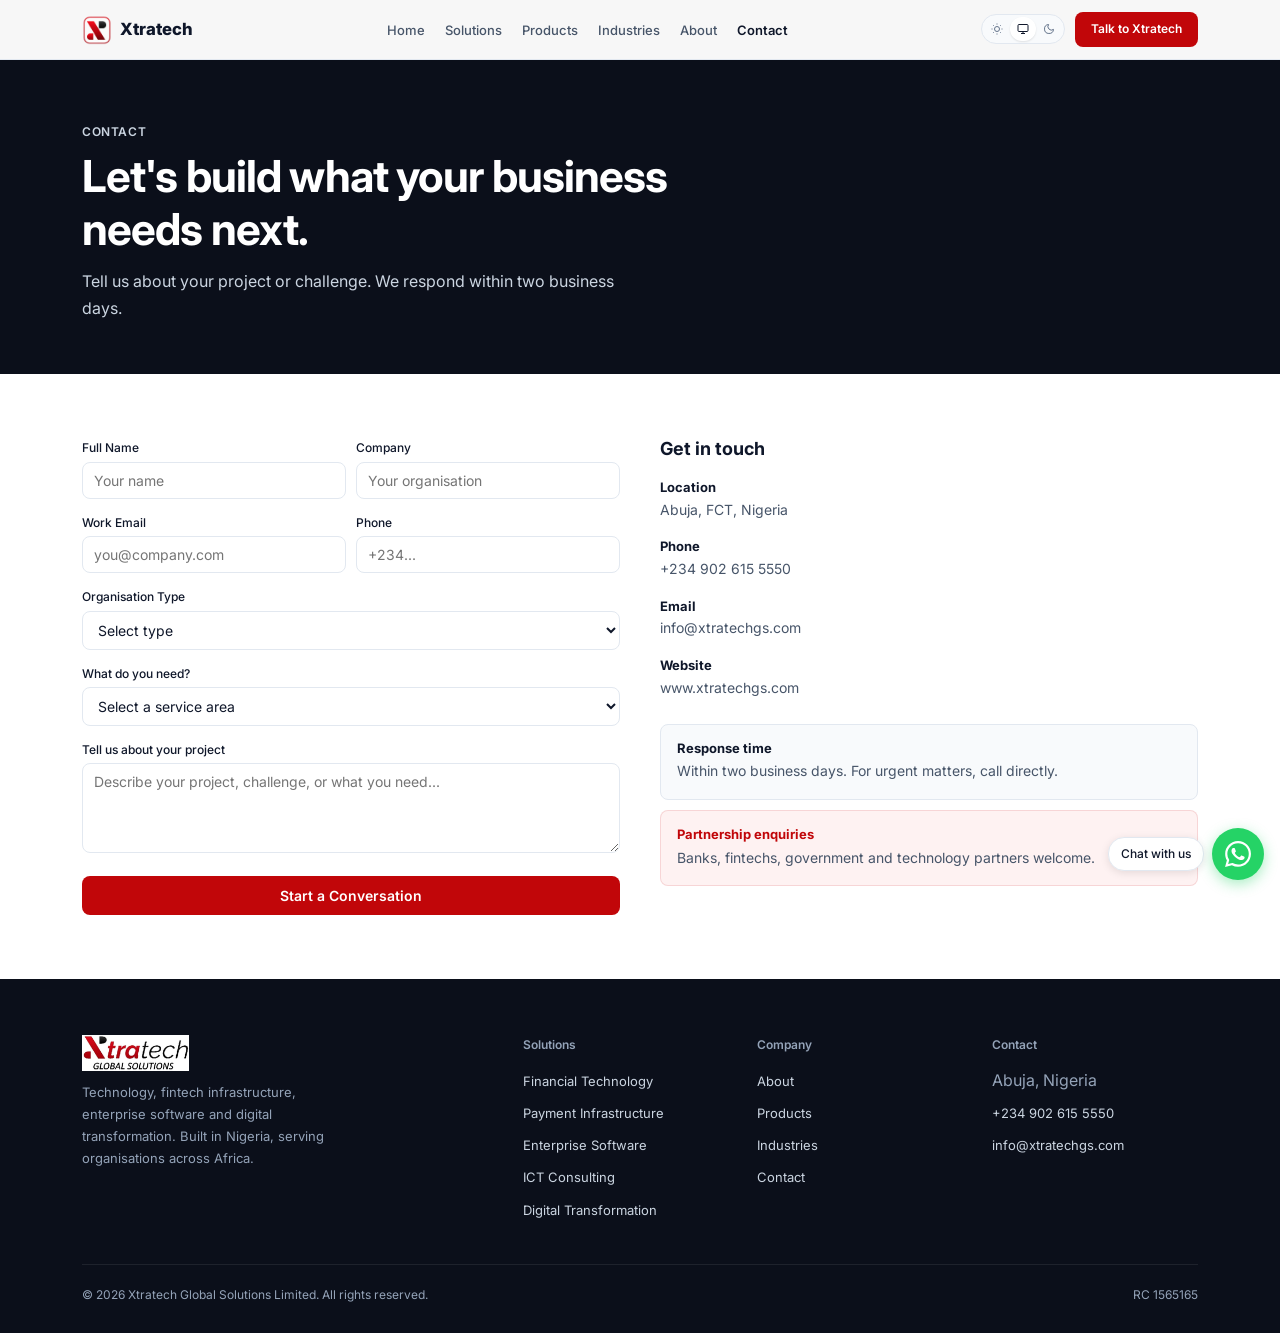
<file: docs/contact.html>
<!DOCTYPE html>
<html lang="en">
<head>
<meta charset="UTF-8">
<meta name="viewport" content="width=device-width,initial-scale=1,viewport-fit=cover">
<title>Contact | Xtratech Global Solutions</title>
<meta name="description" content="Talk to Xtratech Global Solutions about your project. Abuja, Nigeria.">
<link rel="canonical" href="https://xtratechgs.com/contact.html">
<meta property="og:site_name" content="Xtratech Global Solutions">
<meta property="og:title" content="Contact | Xtratech Global Solutions">
<meta property="og:description" content="Talk to Xtratech Global Solutions about your project. Abuja, Nigeria.">
<meta property="og:type" content="website">
<meta property="og:url" content="https://xtratechgs.com/contact.html">
<meta name="twitter:card" content="summary">
<link rel="icon" href="assets/img/xtratech-logo-1.png">
<link href="https://fonts.googleapis.com/css2?family=Inter:wght@400;500;600;700;800;900&display=swap" rel="stylesheet">
<link rel="stylesheet" href="assets/css/style.css">

</head>
<body class="sys">
<script>try{var m=localStorage.getItem('xt');if(m)document.body.className=m==='dark'?'dark':m==='system'?'sys':''}catch(e){}</script>

<!-- NAV -->
<nav class="nav"><div class="ni">
  <a href="index.html" class="nl"><img src="assets/img/xtratech-logo-1.png" alt="Xtratech"><span>Xtratech</span></a>
  <ul class="nk" id="nk">
    <li><a href="index.html">Home</a></li>
    <li><a href="solutions.html">Solutions</a></li>
    <li><a href="products.html">Products</a></li>
    <li><a href="industries.html">Industries</a></li>
    <li><a href="about.html">About</a></li>
    <li><a href="contact.html" aria-current="page">Contact</a></li>
  </ul>
  <div class="nr">
    <div class="tt">
      <button class="tb" id="tL" onclick="T('light')" title="Light"><svg viewBox="0 0 24 24"><circle cx="12" cy="12" r="5"/><path d="M12 1v2M12 21v2M4.22 4.22l1.42 1.42M18.36 18.36l1.42 1.42M1 12h2M21 12h2M4.22 19.78l1.42-1.42M18.36 5.64l1.42-1.42"/></svg></button>
      <button class="tb on" id="tS" onclick="T('system')" title="System"><svg viewBox="0 0 24 24"><rect x="2" y="3" width="20" height="14" rx="2"/><line x1="8" y1="21" x2="16" y2="21"/><line x1="12" y1="17" x2="12" y2="21"/></svg></button>
      <button class="tb" id="tD" onclick="T('dark')" title="Dark"><svg viewBox="0 0 24 24"><path d="M21 12.79A9 9 0 1 1 11.21 3 7 7 0 0 0 21 12.79z"/></svg></button>
    </div>
    <a href="contact.html" class="btn br">Talk to Xtratech</a>
  </div>
  <button class="hb" id="hb" aria-label="Menu"><span></span><span></span><span></span></button>
</div></nav>


<div id="contact" class="pg on">
<section class="ph"><div class="w"><p class="lb">Contact</p><h1>Let's build what your business needs next.</h1><p>Tell us about your project or challenge. We respond within two business days.</p></div></section>
<section class="s"><div class="w"><div class="cg">
  <div>
    <form id="cF" onsubmit="return S(event)">
      <div class="fr"><div class="fg"><label>Full Name</label><input required placeholder="Your name"></div><div class="fg"><label>Company</label><input placeholder="Your organisation"></div></div>
      <div class="fr"><div class="fg"><label>Work Email</label><input type="email" required placeholder="you@company.com"></div><div class="fg"><label>Phone</label><input type="tel" placeholder="+234..."></div></div>
      <div class="fg"><label>Organisation Type</label><select><option value="">Select type</option><option>Bank / Financial Institution</option><option>Microfinance Bank</option><option>Fintech Company</option><option>Government / Agency</option><option>School / Education</option><option>Transport Company</option><option>Retail / Restaurant</option><option>E-Commerce</option><option>Healthcare</option><option>Enterprise</option><option>SME</option><option>Other</option></select></div>
      <div class="fg"><label>What do you need?</label><select><option value="">Select a service area</option><option>Payment Gateway</option><option>XtraPay</option><option>POS Solutions</option><option>Virtual Accounts</option><option>Digital Wallet</option><option>Agency Banking</option><option>Core Banking / MFB Technology</option><option>Transportation Solution</option><option>Logistics Solution</option><option>School Management Solution</option><option>Retail / Supermarket Solution</option><option>Restaurant / Fast-Food Solution</option><option>E-commerce Solution</option><option>Government Revenue Collection</option><option>Healthcare Solution</option><option>ICT Consulting</option><option>Custom Software Development</option><option>System Integration</option><option>Digital Transformation</option><option>Cloud &amp; Infrastructure</option><option>Partnership</option><option>Other</option></select></div>
      <div class="fg"><label>Tell us about your project</label><textarea placeholder="Describe your project, challenge, or what you need..."></textarea></div>
      <button type="submit" class="btn br" style="width:100%">Start a Conversation</button>
    </form>
    <div id="cS" style="display:none;text-align:center;padding:36px 0"><div style="width:44px;height:44px;border-radius:50%;background:var(--rb);display:flex;align-items:center;justify-content:center;margin:0 auto 12px"><svg width="22" height="22" viewBox="0 0 24 24" fill="none" stroke="var(--r)" stroke-width="2.5"><polyline points="20 6 9 17 4 12"/></svg></div><h3>Thank you.</h3><p style="color:var(--m);margin-top:4px">We will respond within two business days.</p></div>
  </div>
  <div>
    <h3 style="margin-bottom:20px">Get in touch</h3>
    <div class="cn"><h4>Location</h4><p>Abuja, FCT, Nigeria</p></div><div class="cn"><h4>Phone</h4><p>+234 902 615 5550</p></div><div class="cn"><h4>Email</h4><p>info@xtratechgs.com</p></div><div class="cn"><h4>Website</h4><p>www.xtratechgs.com</p></div>
    <div style="margin-top:24px;padding:16px;background:var(--bg2);border-radius:var(--rd2);border:1px solid var(--bd)"><h4 style="font-size:.8125rem;margin-bottom:3px">Response time</h4><p style="font-size:.875rem;color:var(--m)">Within two business days. For urgent matters, call directly.</p></div>
    <div style="margin-top:10px;padding:16px;background:var(--rb);border-radius:var(--rd2);border:1px solid rgba(193,6,9,.12)"><h4 style="font-size:.8125rem;margin-bottom:3px;color:var(--r)">Partnership enquiries</h4><p style="font-size:.875rem;color:var(--m)">Banks, fintechs, government and technology partners welcome.</p></div>
  </div>
</div></div></section>
</div>

<!-- FOOTER -->
<footer class="ft"><div class="w">
  <div class="fgr">
    <div class="fb"><img src="assets/img/xtratech-logo-2.png" alt="Xtratech Global Solutions" style="height:36px"><p>Technology, fintech infrastructure, enterprise software and digital transformation. Built in Nigeria, serving organisations across Africa.</p></div>
    <div class="fc"><h5>Solutions</h5><ul><li><a href="solutions.html">Financial Technology</a></li><li><a href="solutions.html">Payment Infrastructure</a></li><li><a href="solutions.html">Enterprise Software</a></li><li><a href="solutions.html">ICT Consulting</a></li><li><a href="solutions.html">Digital Transformation</a></li></ul></div>
    <div class="fc"><h5>Company</h5><ul><li><a href="about.html">About</a></li><li><a href="products.html">Products</a></li><li><a href="industries.html">Industries</a></li><li><a href="contact.html">Contact</a></li></ul></div>
    <div class="fc"><h5>Contact</h5><ul><li><span style="color:var(--fm)">Abuja, Nigeria</span></li><li><a href="tel:+2349026155550">+234 902 615 5550</a></li><li><a href="mailto:info@xtratechgs.com">info@xtratechgs.com</a></li></ul></div>
  </div>
  <div class="fbt"><div>&copy; 2026 Xtratech Global Solutions Limited. All rights reserved.</div><div>RC 1565165</div></div>
</div></footer>

<!-- WHATSAPP -->
<a href="https://wa.me/2349026155550?text=Hello%20Xtratech%2C%20I%20would%20like%20to%20discuss%20a%20project." class="wa" target="_blank" rel="noopener"><span class="wa-tip">Chat with us</span><div class="wa-btn"><svg viewBox="0 0 24 24" xmlns="http://www.w3.org/2000/svg"><path d="M17.472 14.382c-.297-.149-1.758-.867-2.03-.967-.273-.099-.471-.148-.67.15-.197.297-.767.966-.94 1.164-.173.199-.347.223-.644.075-.297-.15-1.255-.463-2.39-1.475-.883-.788-1.48-1.761-1.653-2.059-.173-.297-.018-.458.13-.606.134-.133.298-.347.446-.52.149-.174.198-.298.298-.497.099-.198.05-.371-.025-.52-.075-.149-.669-1.612-.916-2.207-.242-.579-.487-.5-.669-.51-.173-.008-.371-.01-.57-.01-.198 0-.52.074-.792.372-.272.297-1.04 1.016-1.04 2.479 0 1.462 1.065 2.875 1.213 3.074.149.198 2.096 3.2 5.077 4.487.709.306 1.262.489 1.694.625.712.227 1.36.195 1.871.118.571-.085 1.758-.719 2.006-1.413.248-.694.248-1.289.173-1.413-.074-.124-.272-.198-.57-.347m-5.421 7.403h-.004a9.87 9.87 0 01-5.031-1.378l-.361-.214-3.741.982.998-3.648-.235-.374a9.86 9.86 0 01-1.51-5.26c.001-5.45 4.436-9.884 9.888-9.884 2.64 0 5.122 1.03 6.988 2.898a9.825 9.825 0 012.893 6.994c-.003 5.45-4.437 9.884-9.885 9.884m8.413-18.297A11.815 11.815 0 0012.05 0C5.495 0 .16 5.335.157 11.892c0 2.096.547 4.142 1.588 5.945L.057 24l6.305-1.654a11.882 11.882 0 005.683 1.448h.005c6.554 0 11.89-5.335 11.893-11.893a11.821 11.821 0 00-3.48-8.413z"/></svg></div></a>


<!-- MOBILE MENU -->
<div id="mo" style="display:none;position:fixed;top:60px;left:0;right:0;bottom:0;background:var(--bg);z-index:999999;overflow-y:auto;padding:0 20px 20px;-webkit-overflow-scrolling:touch">
  <ul style="list-style:none">
    <li><a href="index.html" style="display:block;padding:14px 0;font-size:1.0625rem;font-weight:500;color:var(--h);border-bottom:1px solid var(--bd)">Home</a></li>
    <li><a href="solutions.html" style="display:block;padding:14px 0;font-size:1.0625rem;font-weight:500;color:var(--h);border-bottom:1px solid var(--bd)">Solutions</a></li>
    <li><a href="products.html" style="display:block;padding:14px 0;font-size:1.0625rem;font-weight:500;color:var(--h);border-bottom:1px solid var(--bd)">Products</a></li>
    <li><a href="industries.html" style="display:block;padding:14px 0;font-size:1.0625rem;font-weight:500;color:var(--h);border-bottom:1px solid var(--bd)">Industries</a></li>
    <li><a href="about.html" style="display:block;padding:14px 0;font-size:1.0625rem;font-weight:500;color:var(--h);border-bottom:1px solid var(--bd)">About</a></li>
    <li><a href="contact.html" aria-current="page" style="display:block;padding:14px 0;font-size:1.0625rem;font-weight:500;color:var(--h);border-bottom:1px solid var(--bd)">Contact</a></li>
    <li style="padding-top:16px"><a href="contact.html" class="btn br" style="width:100%;padding:12px 20px;font-size:.9375rem">Talk to Xtratech</a></li>
  </ul>
</div>


<script src="assets/js/main.js"></script>
</body>
</html>
</file>
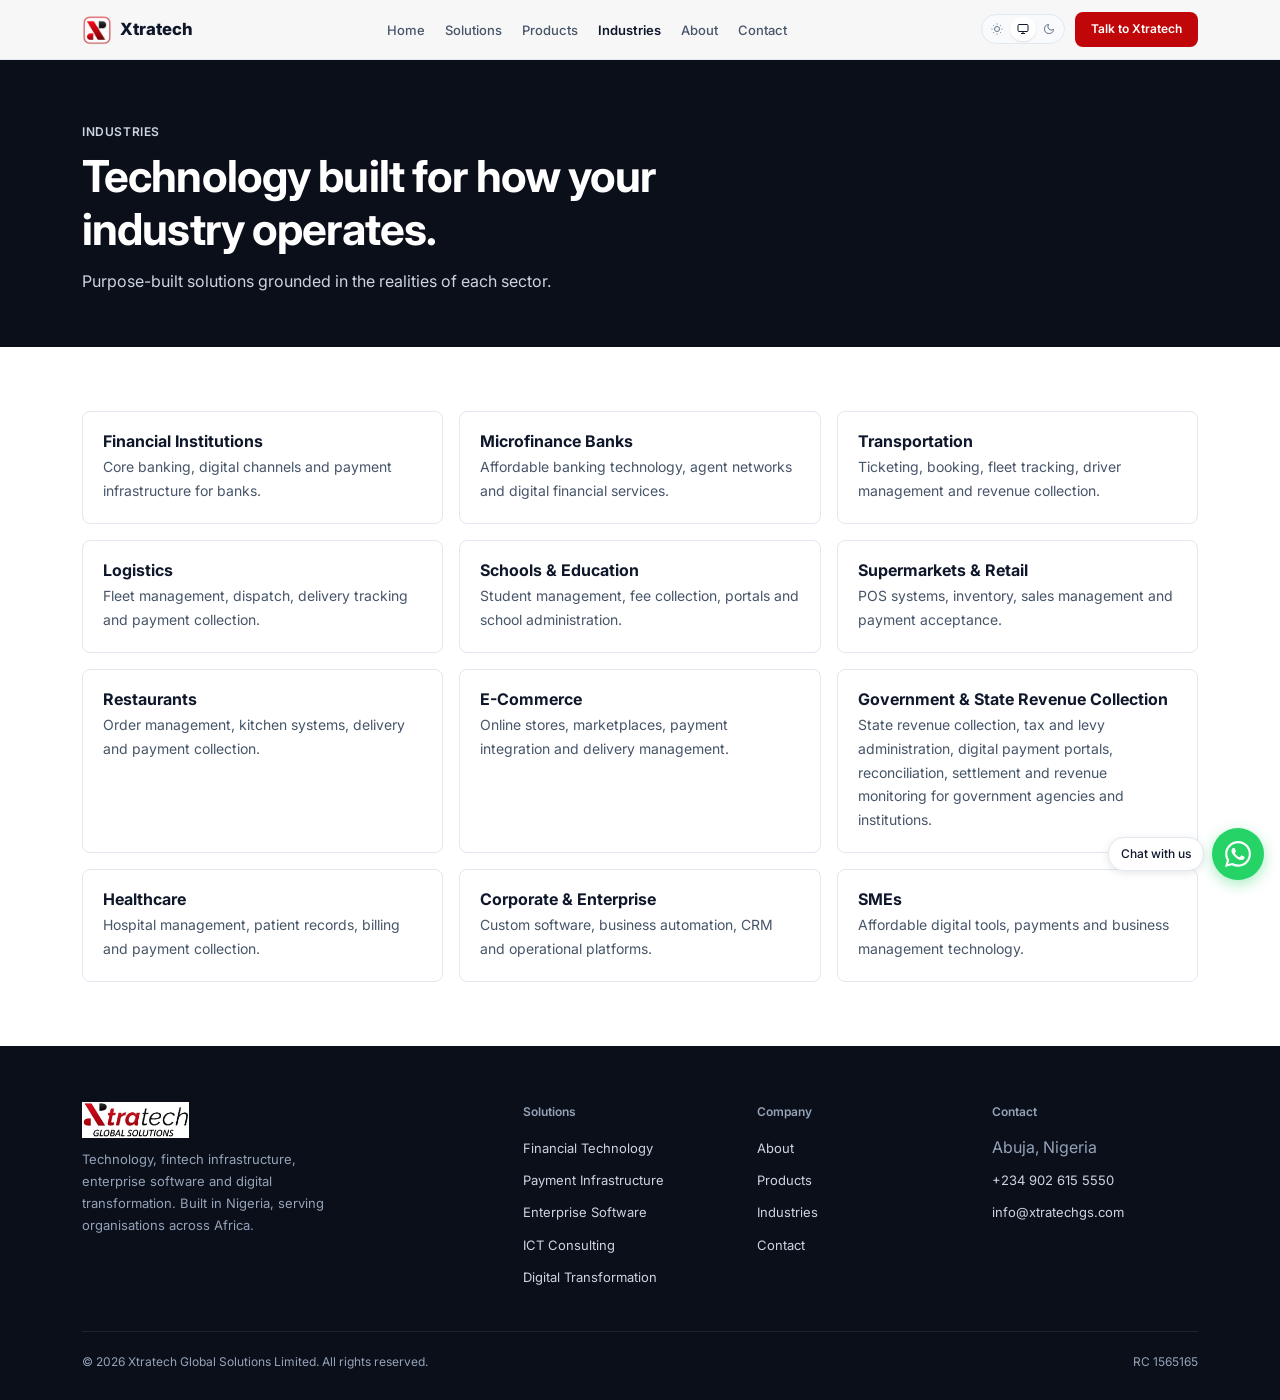
<file: docs/industries.html>
<!DOCTYPE html>
<html lang="en">
<head>
<meta charset="UTF-8">
<meta name="viewport" content="width=device-width,initial-scale=1,viewport-fit=cover">
<title>Industries | Xtratech Global Solutions</title>
<meta name="description" content="How Xtratech Global Solutions supports financial institutions, microfinance banks, fintech companies, government agencies and other organisations.">
<link rel="canonical" href="https://xtratechgs.com/industries.html">
<meta property="og:site_name" content="Xtratech Global Solutions">
<meta property="og:title" content="Industries | Xtratech Global Solutions">
<meta property="og:description" content="How Xtratech Global Solutions supports financial institutions, microfinance banks, fintech companies, government agencies and other organisations.">
<meta property="og:type" content="website">
<meta property="og:url" content="https://xtratechgs.com/industries.html">
<meta name="twitter:card" content="summary">
<link rel="icon" href="assets/img/xtratech-logo-1.png">
<link href="https://fonts.googleapis.com/css2?family=Inter:wght@400;500;600;700;800;900&display=swap" rel="stylesheet">
<link rel="stylesheet" href="assets/css/style.css">

</head>
<body class="sys">
<script>try{var m=localStorage.getItem('xt');if(m)document.body.className=m==='dark'?'dark':m==='system'?'sys':''}catch(e){}</script>

<!-- NAV -->
<nav class="nav"><div class="ni">
  <a href="index.html" class="nl"><img src="assets/img/xtratech-logo-1.png" alt="Xtratech"><span>Xtratech</span></a>
  <ul class="nk" id="nk">
    <li><a href="index.html">Home</a></li>
    <li><a href="solutions.html">Solutions</a></li>
    <li><a href="products.html">Products</a></li>
    <li><a href="industries.html" aria-current="page">Industries</a></li>
    <li><a href="about.html">About</a></li>
    <li><a href="contact.html">Contact</a></li>
  </ul>
  <div class="nr">
    <div class="tt">
      <button class="tb" id="tL" onclick="T('light')" title="Light"><svg viewBox="0 0 24 24"><circle cx="12" cy="12" r="5"/><path d="M12 1v2M12 21v2M4.22 4.22l1.42 1.42M18.36 18.36l1.42 1.42M1 12h2M21 12h2M4.22 19.78l1.42-1.42M18.36 5.64l1.42-1.42"/></svg></button>
      <button class="tb on" id="tS" onclick="T('system')" title="System"><svg viewBox="0 0 24 24"><rect x="2" y="3" width="20" height="14" rx="2"/><line x1="8" y1="21" x2="16" y2="21"/><line x1="12" y1="17" x2="12" y2="21"/></svg></button>
      <button class="tb" id="tD" onclick="T('dark')" title="Dark"><svg viewBox="0 0 24 24"><path d="M21 12.79A9 9 0 1 1 11.21 3 7 7 0 0 0 21 12.79z"/></svg></button>
    </div>
    <a href="contact.html" class="btn br">Talk to Xtratech</a>
  </div>
  <button class="hb" id="hb" aria-label="Menu"><span></span><span></span><span></span></button>
</div></nav>


<div id="industries" class="pg on">
<section class="ph"><div class="w"><p class="lb">Industries</p><h1>Technology built for how your industry operates.</h1><p>Purpose-built solutions grounded in the realities of each sector.</p></div></section>
<section class="s"><div class="w"><div class="g3">
<div class="ic anim"><h4>Financial Institutions</h4><p>Core banking, digital channels and payment infrastructure for banks.</p></div>
<div class="ic anim"><h4>Microfinance Banks</h4><p>Affordable banking technology, agent networks and digital financial services.</p></div>
<div class="ic anim"><h4>Transportation</h4><p>Ticketing, booking, fleet tracking, driver management and revenue collection.</p></div>
<div class="ic anim"><h4>Logistics</h4><p>Fleet management, dispatch, delivery tracking and payment collection.</p></div>
<div class="ic anim"><h4>Schools &amp; Education</h4><p>Student management, fee collection, portals and school administration.</p></div>
<div class="ic anim"><h4>Supermarkets &amp; Retail</h4><p>POS systems, inventory, sales management and payment acceptance.</p></div>
<div class="ic anim"><h4>Restaurants</h4><p>Order management, kitchen systems, delivery and payment collection.</p></div>
<div class="ic anim"><h4>E-Commerce</h4><p>Online stores, marketplaces, payment integration and delivery management.</p></div>
<div class="ic anim"><h4>Government &amp; State Revenue Collection</h4><p>State revenue collection, tax and levy administration, digital payment portals, reconciliation, settlement and revenue monitoring for government agencies and institutions.</p></div>
<div class="ic anim"><h4>Healthcare</h4><p>Hospital management, patient records, billing and payment collection.</p></div>
<div class="ic anim"><h4>Corporate &amp; Enterprise</h4><p>Custom software, business automation, CRM and operational platforms.</p></div>
<div class="ic anim"><h4>SMEs</h4><p>Affordable digital tools, payments and business management technology.</p></div>
</div></div></section>
</div>

<!-- FOOTER -->
<footer class="ft"><div class="w">
  <div class="fgr">
    <div class="fb"><img src="assets/img/xtratech-logo-2.png" alt="Xtratech Global Solutions" style="height:36px"><p>Technology, fintech infrastructure, enterprise software and digital transformation. Built in Nigeria, serving organisations across Africa.</p></div>
    <div class="fc"><h5>Solutions</h5><ul><li><a href="solutions.html">Financial Technology</a></li><li><a href="solutions.html">Payment Infrastructure</a></li><li><a href="solutions.html">Enterprise Software</a></li><li><a href="solutions.html">ICT Consulting</a></li><li><a href="solutions.html">Digital Transformation</a></li></ul></div>
    <div class="fc"><h5>Company</h5><ul><li><a href="about.html">About</a></li><li><a href="products.html">Products</a></li><li><a href="industries.html">Industries</a></li><li><a href="contact.html">Contact</a></li></ul></div>
    <div class="fc"><h5>Contact</h5><ul><li><span style="color:var(--fm)">Abuja, Nigeria</span></li><li><a href="tel:+2349026155550">+234 902 615 5550</a></li><li><a href="mailto:info@xtratechgs.com">info@xtratechgs.com</a></li></ul></div>
  </div>
  <div class="fbt"><div>&copy; 2026 Xtratech Global Solutions Limited. All rights reserved.</div><div>RC 1565165</div></div>
</div></footer>

<!-- WHATSAPP -->
<a href="https://wa.me/2349026155550?text=Hello%20Xtratech%2C%20I%20would%20like%20to%20discuss%20a%20project." class="wa" target="_blank" rel="noopener"><span class="wa-tip">Chat with us</span><div class="wa-btn"><svg viewBox="0 0 24 24" xmlns="http://www.w3.org/2000/svg"><path d="M17.472 14.382c-.297-.149-1.758-.867-2.03-.967-.273-.099-.471-.148-.67.15-.197.297-.767.966-.94 1.164-.173.199-.347.223-.644.075-.297-.15-1.255-.463-2.39-1.475-.883-.788-1.48-1.761-1.653-2.059-.173-.297-.018-.458.13-.606.134-.133.298-.347.446-.52.149-.174.198-.298.298-.497.099-.198.05-.371-.025-.52-.075-.149-.669-1.612-.916-2.207-.242-.579-.487-.5-.669-.51-.173-.008-.371-.01-.57-.01-.198 0-.52.074-.792.372-.272.297-1.04 1.016-1.04 2.479 0 1.462 1.065 2.875 1.213 3.074.149.198 2.096 3.2 5.077 4.487.709.306 1.262.489 1.694.625.712.227 1.36.195 1.871.118.571-.085 1.758-.719 2.006-1.413.248-.694.248-1.289.173-1.413-.074-.124-.272-.198-.57-.347m-5.421 7.403h-.004a9.87 9.87 0 01-5.031-1.378l-.361-.214-3.741.982.998-3.648-.235-.374a9.86 9.86 0 01-1.51-5.26c.001-5.45 4.436-9.884 9.888-9.884 2.64 0 5.122 1.03 6.988 2.898a9.825 9.825 0 012.893 6.994c-.003 5.45-4.437 9.884-9.885 9.884m8.413-18.297A11.815 11.815 0 0012.05 0C5.495 0 .16 5.335.157 11.892c0 2.096.547 4.142 1.588 5.945L.057 24l6.305-1.654a11.882 11.882 0 005.683 1.448h.005c6.554 0 11.89-5.335 11.893-11.893a11.821 11.821 0 00-3.48-8.413z"/></svg></div></a>


<!-- MOBILE MENU -->
<div id="mo" style="display:none;position:fixed;top:60px;left:0;right:0;bottom:0;background:var(--bg);z-index:999999;overflow-y:auto;padding:0 20px 20px;-webkit-overflow-scrolling:touch">
  <ul style="list-style:none">
    <li><a href="index.html" style="display:block;padding:14px 0;font-size:1.0625rem;font-weight:500;color:var(--h);border-bottom:1px solid var(--bd)">Home</a></li>
    <li><a href="solutions.html" style="display:block;padding:14px 0;font-size:1.0625rem;font-weight:500;color:var(--h);border-bottom:1px solid var(--bd)">Solutions</a></li>
    <li><a href="products.html" style="display:block;padding:14px 0;font-size:1.0625rem;font-weight:500;color:var(--h);border-bottom:1px solid var(--bd)">Products</a></li>
    <li><a href="industries.html" aria-current="page" style="display:block;padding:14px 0;font-size:1.0625rem;font-weight:500;color:var(--h);border-bottom:1px solid var(--bd)">Industries</a></li>
    <li><a href="about.html" style="display:block;padding:14px 0;font-size:1.0625rem;font-weight:500;color:var(--h);border-bottom:1px solid var(--bd)">About</a></li>
    <li><a href="contact.html" style="display:block;padding:14px 0;font-size:1.0625rem;font-weight:500;color:var(--h);border-bottom:1px solid var(--bd)">Contact</a></li>
    <li style="padding-top:16px"><a href="contact.html" class="btn br" style="width:100%;padding:12px 20px;font-size:.9375rem">Talk to Xtratech</a></li>
  </ul>
</div>


<script src="assets/js/main.js"></script>
</body>
</html>
</file>
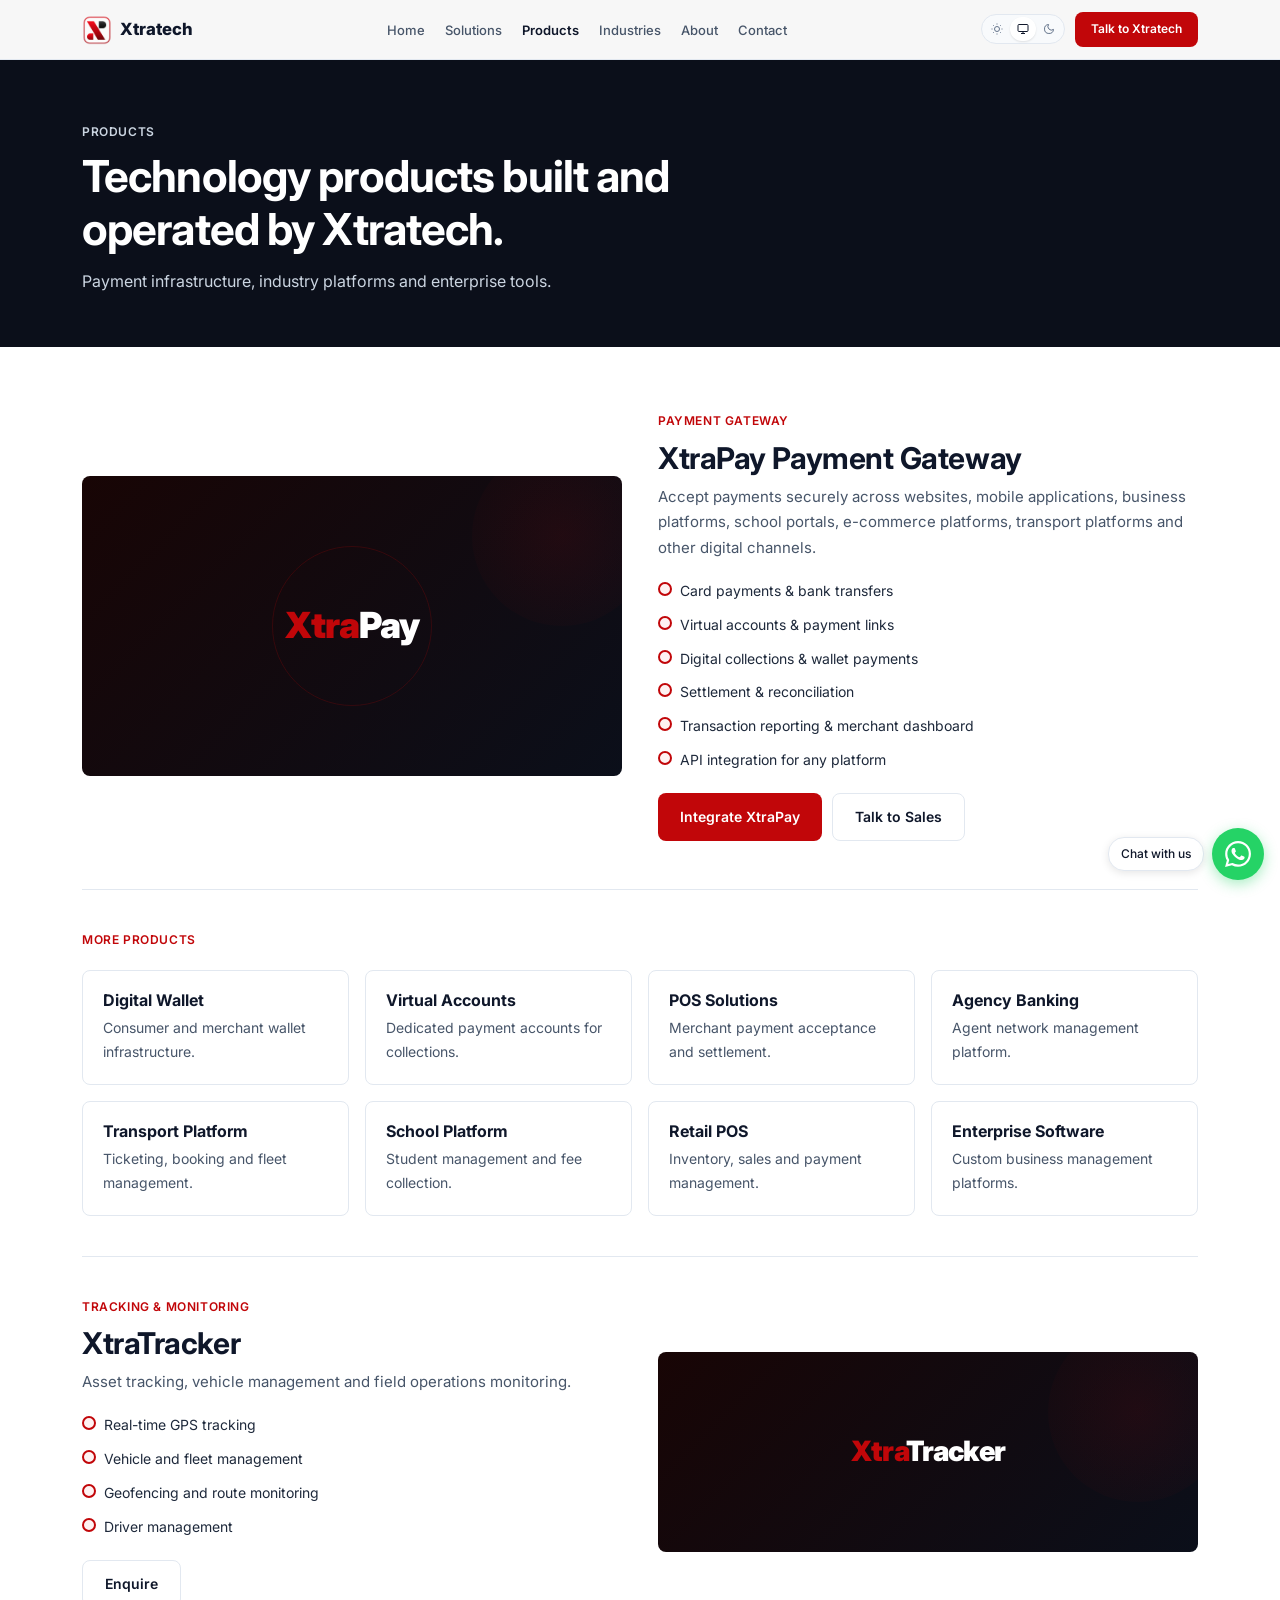
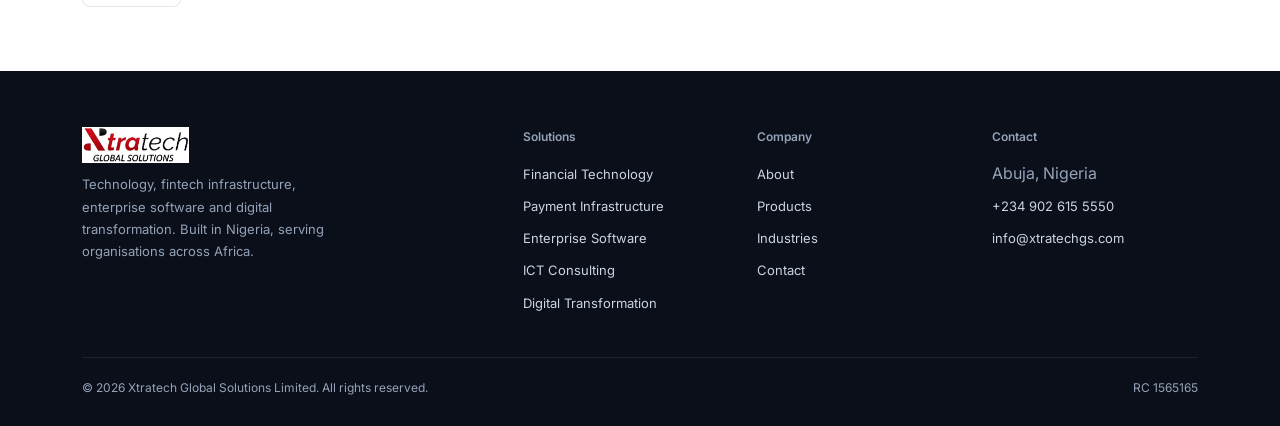
<file: docs/products.html>
<!DOCTYPE html>
<html lang="en">
<head>
<meta charset="UTF-8">
<meta name="viewport" content="width=device-width,initial-scale=1,viewport-fit=cover">
<title>Products | Xtratech Global Solutions</title>
<meta name="description" content="Xtratech-owned products and platforms, including XtraPay.">
<link rel="canonical" href="https://xtratechgs.com/products.html">
<meta property="og:site_name" content="Xtratech Global Solutions">
<meta property="og:title" content="Products | Xtratech Global Solutions">
<meta property="og:description" content="Xtratech-owned products and platforms, including XtraPay.">
<meta property="og:type" content="website">
<meta property="og:url" content="https://xtratechgs.com/products.html">
<meta name="twitter:card" content="summary">
<link rel="icon" href="assets/img/xtratech-logo-1.png">
<link href="https://fonts.googleapis.com/css2?family=Inter:wght@400;500;600;700;800;900&display=swap" rel="stylesheet">
<link rel="stylesheet" href="assets/css/style.css">

</head>
<body class="sys">
<script>try{var m=localStorage.getItem('xt');if(m)document.body.className=m==='dark'?'dark':m==='system'?'sys':''}catch(e){}</script>

<!-- NAV -->
<nav class="nav"><div class="ni">
  <a href="index.html" class="nl"><img src="assets/img/xtratech-logo-1.png" alt="Xtratech"><span>Xtratech</span></a>
  <ul class="nk" id="nk">
    <li><a href="index.html">Home</a></li>
    <li><a href="solutions.html">Solutions</a></li>
    <li><a href="products.html" aria-current="page">Products</a></li>
    <li><a href="industries.html">Industries</a></li>
    <li><a href="about.html">About</a></li>
    <li><a href="contact.html">Contact</a></li>
  </ul>
  <div class="nr">
    <div class="tt">
      <button class="tb" id="tL" onclick="T('light')" title="Light"><svg viewBox="0 0 24 24"><circle cx="12" cy="12" r="5"/><path d="M12 1v2M12 21v2M4.22 4.22l1.42 1.42M18.36 18.36l1.42 1.42M1 12h2M21 12h2M4.22 19.78l1.42-1.42M18.36 5.64l1.42-1.42"/></svg></button>
      <button class="tb on" id="tS" onclick="T('system')" title="System"><svg viewBox="0 0 24 24"><rect x="2" y="3" width="20" height="14" rx="2"/><line x1="8" y1="21" x2="16" y2="21"/><line x1="12" y1="17" x2="12" y2="21"/></svg></button>
      <button class="tb" id="tD" onclick="T('dark')" title="Dark"><svg viewBox="0 0 24 24"><path d="M21 12.79A9 9 0 1 1 11.21 3 7 7 0 0 0 21 12.79z"/></svg></button>
    </div>
    <a href="contact.html" class="btn br">Talk to Xtratech</a>
  </div>
  <button class="hb" id="hb" aria-label="Menu"><span></span><span></span><span></span></button>
</div></nav>


<div id="products" class="pg on">
<section class="ph"><div class="w"><p class="lb">Products</p><h1>Technology products built and operated by Xtratech.</h1><p>Payment infrastructure, industry platforms and enterprise tools.</p></div></section>
<section class="s"><div class="w">
  <div class="g2" style="gap:36px;align-items:center;margin-bottom:48px">
    <div class="pv"><div class="pv-ring"></div><div class="pb"><span class="xr">Xtra</span>Pay</div></div>
    <div><p class="lb">Payment Gateway</p><h2 style="margin-bottom:8px">XtraPay Payment Gateway</h2>
    <p style="color:var(--m);margin-bottom:12px;font-size:.9375rem">Accept payments securely across websites, mobile applications, business platforms, school portals, e-commerce platforms, transport platforms and other digital channels.</p>
    <ul class="fl"><li>Card payments &amp; bank transfers</li><li>Virtual accounts &amp; payment links</li><li>Digital collections &amp; wallet payments</li><li>Settlement &amp; reconciliation</li><li>Transaction reporting &amp; merchant dashboard</li><li>API integration for any platform</li></ul>
    <div style="margin-top:16px;display:flex;gap:10px;flex-wrap:wrap"><a href="contact.html" class="btn br">Integrate XtraPay</a><a href="contact.html" class="btn bo">Talk to Sales</a></div></div>
  </div>
  <div style="border-top:1px solid var(--bd);padding-top:40px"><p class="lb" style="margin-bottom:20px">More Products</p>
  <div class="g4">
    <div class="cd anim"><h4>Digital Wallet</h4><p>Consumer and merchant wallet infrastructure.</p></div>
    <div class="cd anim"><h4>Virtual Accounts</h4><p>Dedicated payment accounts for collections.</p></div>
    <div class="cd anim"><h4>POS Solutions</h4><p>Merchant payment acceptance and settlement.</p></div>
    <div class="cd anim"><h4>Agency Banking</h4><p>Agent network management platform.</p></div>
    <div class="cd anim"><h4>Transport Platform</h4><p>Ticketing, booking and fleet management.</p></div>
    <div class="cd anim"><h4>School Platform</h4><p>Student management and fee collection.</p></div>
    <div class="cd anim"><h4>Retail POS</h4><p>Inventory, sales and payment management.</p></div>
    <div class="cd anim"><h4>Enterprise Software</h4><p>Custom business management platforms.</p></div>
  </div></div>
  <div style="border-top:1px solid var(--bd);padding-top:40px;margin-top:40px"><div class="g2" style="gap:36px;align-items:center">
    <div><p class="lb">Tracking &amp; Monitoring</p><h2 style="margin-bottom:8px">XtraTracker</h2><p style="color:var(--m);margin-bottom:12px;font-size:.9375rem">Asset tracking, vehicle management and field operations monitoring.</p>
    <ul class="fl"><li>Real-time GPS tracking</li><li>Vehicle and fleet management</li><li>Geofencing and route monitoring</li><li>Driver management</li></ul>
    <div style="margin-top:16px"><a href="contact.html" class="btn bo">Enquire</a></div></div>
    <div class="pv" style="min-height:200px"><div class="pb" style="font-size:1.75rem"><span class="xr">Xtra</span>Tracker</div></div>
  </div></div>
</div></section>
</div>

<!-- FOOTER -->
<footer class="ft"><div class="w">
  <div class="fgr">
    <div class="fb"><img src="assets/img/xtratech-logo-2.png" alt="Xtratech Global Solutions" style="height:36px"><p>Technology, fintech infrastructure, enterprise software and digital transformation. Built in Nigeria, serving organisations across Africa.</p></div>
    <div class="fc"><h5>Solutions</h5><ul><li><a href="solutions.html">Financial Technology</a></li><li><a href="solutions.html">Payment Infrastructure</a></li><li><a href="solutions.html">Enterprise Software</a></li><li><a href="solutions.html">ICT Consulting</a></li><li><a href="solutions.html">Digital Transformation</a></li></ul></div>
    <div class="fc"><h5>Company</h5><ul><li><a href="about.html">About</a></li><li><a href="products.html">Products</a></li><li><a href="industries.html">Industries</a></li><li><a href="contact.html">Contact</a></li></ul></div>
    <div class="fc"><h5>Contact</h5><ul><li><span style="color:var(--fm)">Abuja, Nigeria</span></li><li><a href="tel:+2349026155550">+234 902 615 5550</a></li><li><a href="mailto:info@xtratechgs.com">info@xtratechgs.com</a></li></ul></div>
  </div>
  <div class="fbt"><div>&copy; 2026 Xtratech Global Solutions Limited. All rights reserved.</div><div>RC 1565165</div></div>
</div></footer>

<!-- WHATSAPP -->
<a href="https://wa.me/2349026155550?text=Hello%20Xtratech%2C%20I%20would%20like%20to%20discuss%20a%20project." class="wa" target="_blank" rel="noopener"><span class="wa-tip">Chat with us</span><div class="wa-btn"><svg viewBox="0 0 24 24" xmlns="http://www.w3.org/2000/svg"><path d="M17.472 14.382c-.297-.149-1.758-.867-2.03-.967-.273-.099-.471-.148-.67.15-.197.297-.767.966-.94 1.164-.173.199-.347.223-.644.075-.297-.15-1.255-.463-2.39-1.475-.883-.788-1.48-1.761-1.653-2.059-.173-.297-.018-.458.13-.606.134-.133.298-.347.446-.52.149-.174.198-.298.298-.497.099-.198.05-.371-.025-.52-.075-.149-.669-1.612-.916-2.207-.242-.579-.487-.5-.669-.51-.173-.008-.371-.01-.57-.01-.198 0-.52.074-.792.372-.272.297-1.04 1.016-1.04 2.479 0 1.462 1.065 2.875 1.213 3.074.149.198 2.096 3.2 5.077 4.487.709.306 1.262.489 1.694.625.712.227 1.36.195 1.871.118.571-.085 1.758-.719 2.006-1.413.248-.694.248-1.289.173-1.413-.074-.124-.272-.198-.57-.347m-5.421 7.403h-.004a9.87 9.87 0 01-5.031-1.378l-.361-.214-3.741.982.998-3.648-.235-.374a9.86 9.86 0 01-1.51-5.26c.001-5.45 4.436-9.884 9.888-9.884 2.64 0 5.122 1.03 6.988 2.898a9.825 9.825 0 012.893 6.994c-.003 5.45-4.437 9.884-9.885 9.884m8.413-18.297A11.815 11.815 0 0012.05 0C5.495 0 .16 5.335.157 11.892c0 2.096.547 4.142 1.588 5.945L.057 24l6.305-1.654a11.882 11.882 0 005.683 1.448h.005c6.554 0 11.89-5.335 11.893-11.893a11.821 11.821 0 00-3.48-8.413z"/></svg></div></a>


<!-- MOBILE MENU -->
<div id="mo" style="display:none;position:fixed;top:60px;left:0;right:0;bottom:0;background:var(--bg);z-index:999999;overflow-y:auto;padding:0 20px 20px;-webkit-overflow-scrolling:touch">
  <ul style="list-style:none">
    <li><a href="index.html" style="display:block;padding:14px 0;font-size:1.0625rem;font-weight:500;color:var(--h);border-bottom:1px solid var(--bd)">Home</a></li>
    <li><a href="solutions.html" style="display:block;padding:14px 0;font-size:1.0625rem;font-weight:500;color:var(--h);border-bottom:1px solid var(--bd)">Solutions</a></li>
    <li><a href="products.html" aria-current="page" style="display:block;padding:14px 0;font-size:1.0625rem;font-weight:500;color:var(--h);border-bottom:1px solid var(--bd)">Products</a></li>
    <li><a href="industries.html" style="display:block;padding:14px 0;font-size:1.0625rem;font-weight:500;color:var(--h);border-bottom:1px solid var(--bd)">Industries</a></li>
    <li><a href="about.html" style="display:block;padding:14px 0;font-size:1.0625rem;font-weight:500;color:var(--h);border-bottom:1px solid var(--bd)">About</a></li>
    <li><a href="contact.html" style="display:block;padding:14px 0;font-size:1.0625rem;font-weight:500;color:var(--h);border-bottom:1px solid var(--bd)">Contact</a></li>
    <li style="padding-top:16px"><a href="contact.html" class="btn br" style="width:100%;padding:12px 20px;font-size:.9375rem">Talk to Xtratech</a></li>
  </ul>
</div>


<script src="assets/js/main.js"></script>
</body>
</html>
</file>
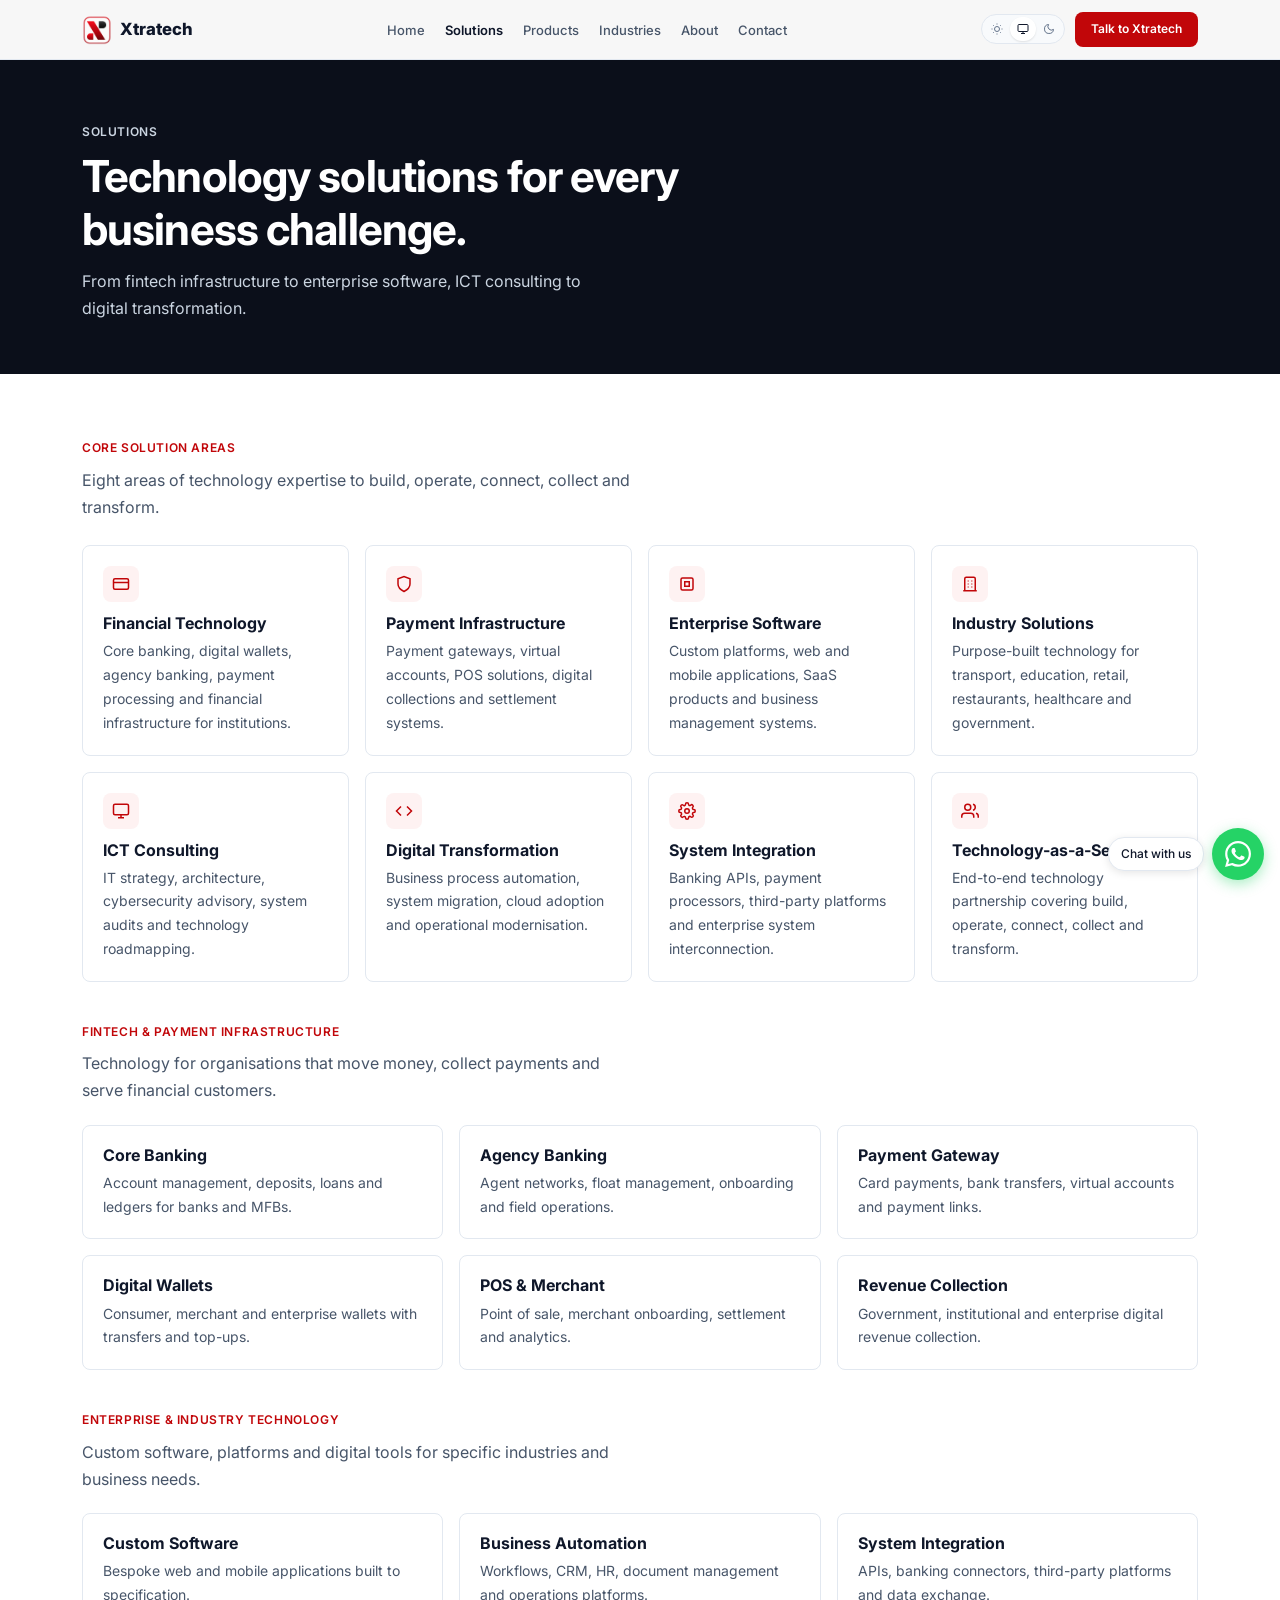
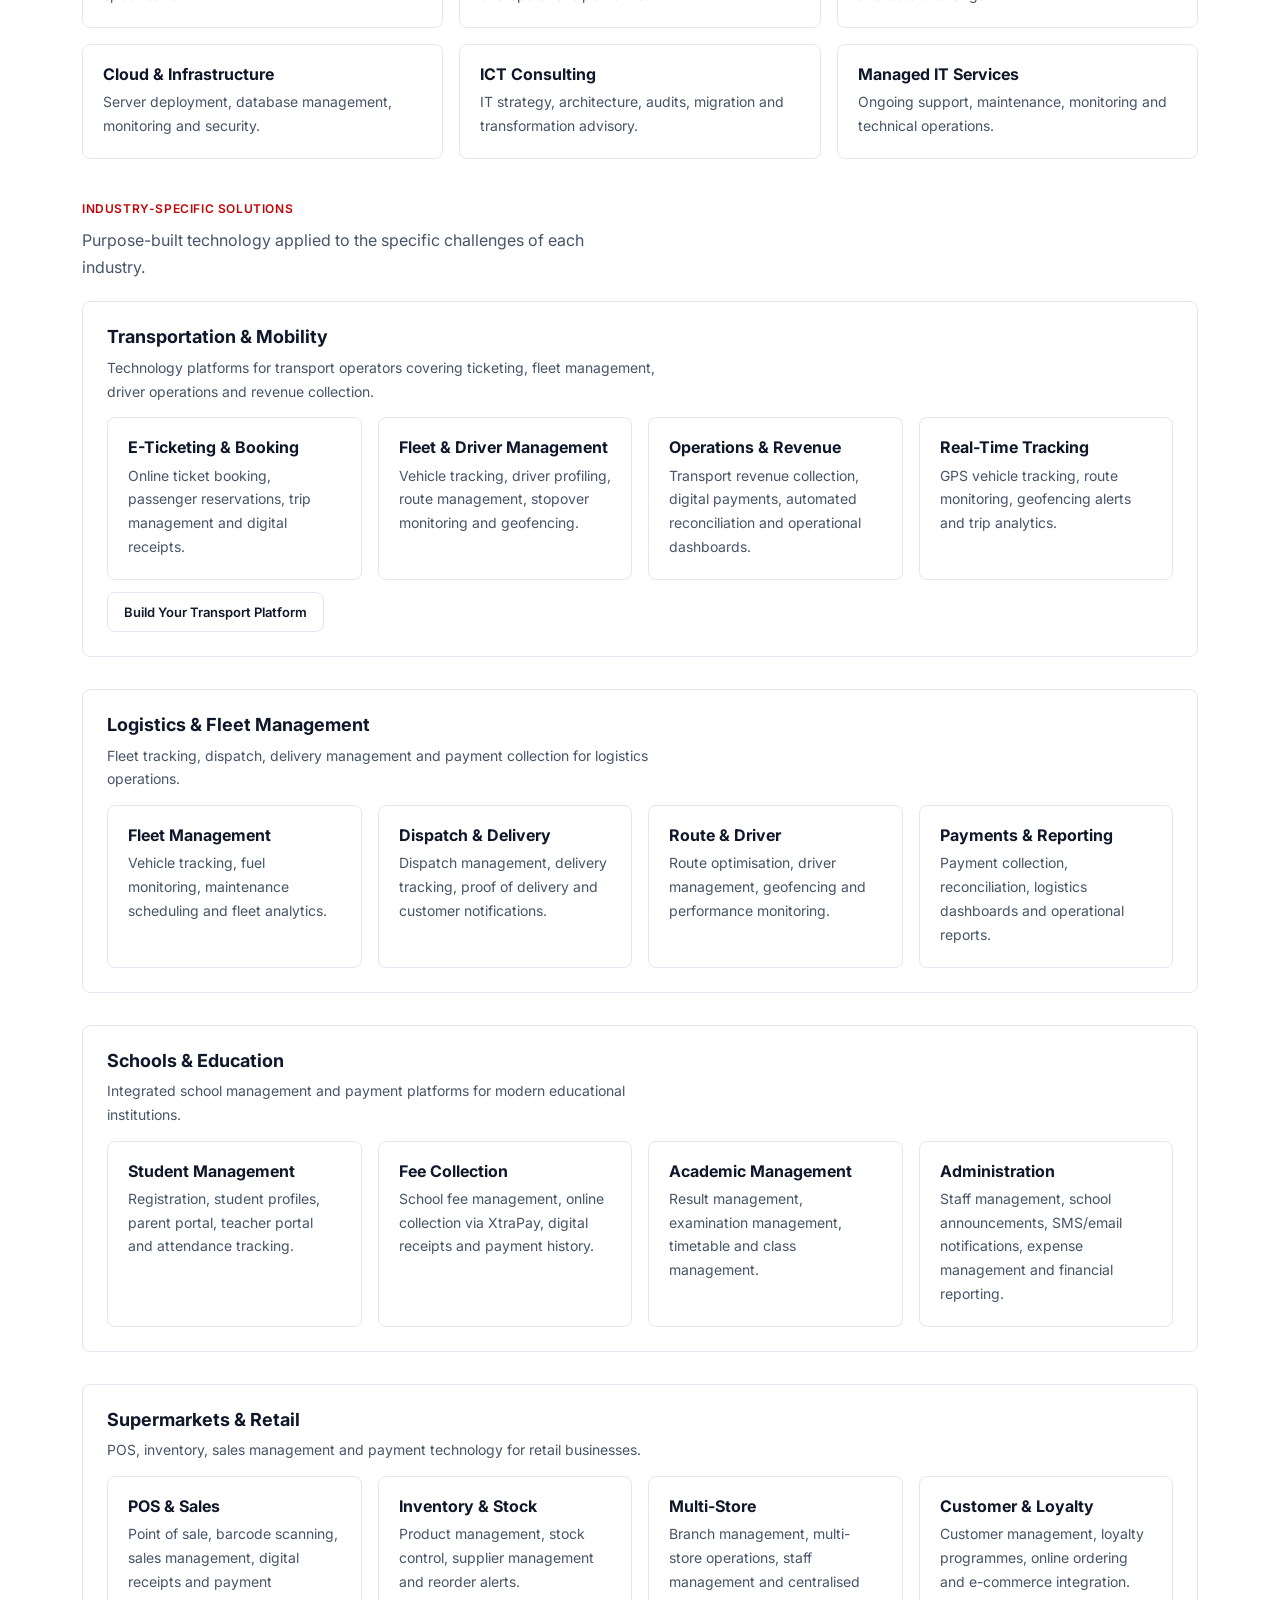
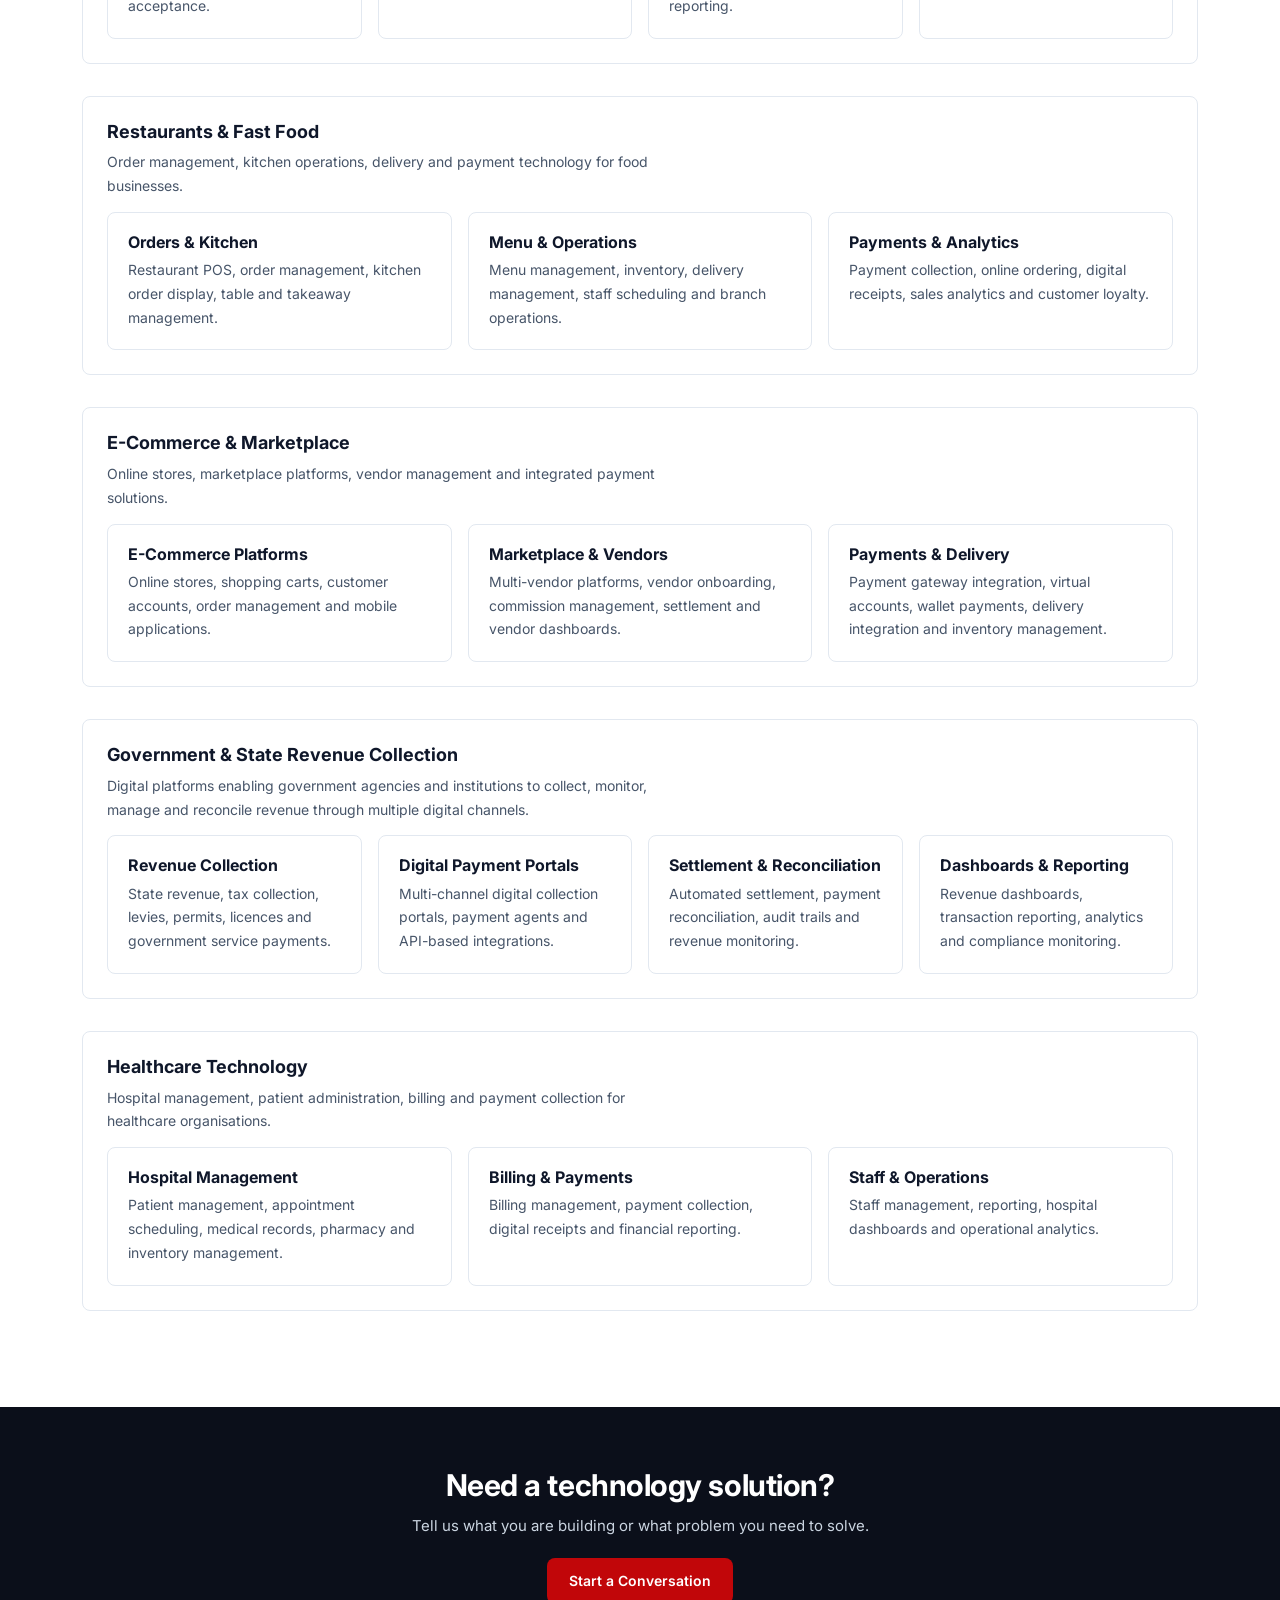
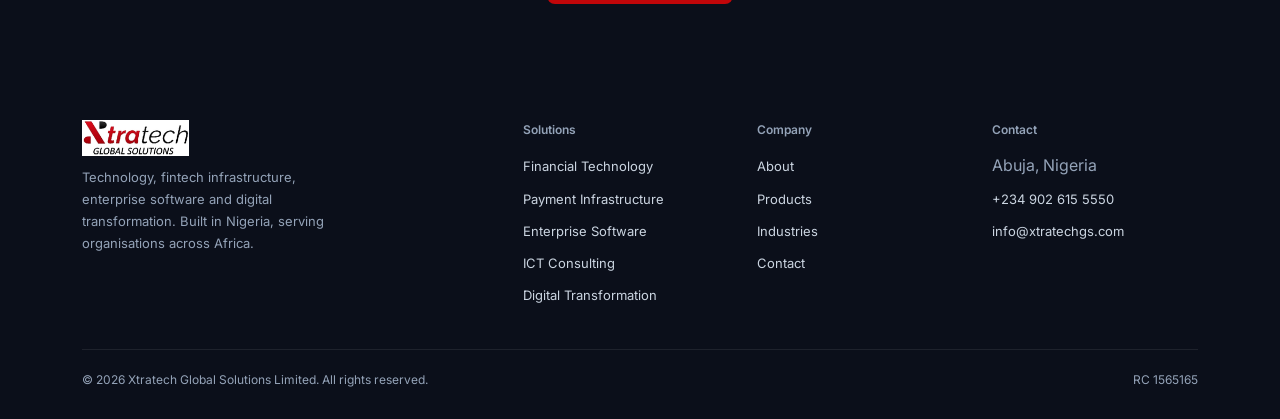
<file: docs/solutions.html>
<!DOCTYPE html>
<html lang="en">
<head>
<meta charset="UTF-8">
<meta name="viewport" content="width=device-width,initial-scale=1,viewport-fit=cover">
<title>Solutions | Xtratech Global Solutions</title>
<meta name="description" content="Financial technology, payment infrastructure, enterprise software, ICT consulting and digital transformation from Xtratech Global Solutions Limited, Abuja, Nigeria.">
<link rel="canonical" href="https://xtratechgs.com/solutions.html">
<meta property="og:site_name" content="Xtratech Global Solutions">
<meta property="og:title" content="Solutions | Xtratech Global Solutions">
<meta property="og:description" content="Financial technology, payment infrastructure, enterprise software, ICT consulting and digital transformation from Xtratech Global Solutions Limited, Abuja, Nigeria.">
<meta property="og:type" content="website">
<meta property="og:url" content="https://xtratechgs.com/solutions.html">
<meta name="twitter:card" content="summary">
<link rel="icon" href="assets/img/xtratech-logo-1.png">
<link href="https://fonts.googleapis.com/css2?family=Inter:wght@400;500;600;700;800;900&display=swap" rel="stylesheet">
<link rel="stylesheet" href="assets/css/style.css">

</head>
<body class="sys">
<script>try{var m=localStorage.getItem('xt');if(m)document.body.className=m==='dark'?'dark':m==='system'?'sys':''}catch(e){}</script>

<!-- NAV -->
<nav class="nav"><div class="ni">
  <a href="index.html" class="nl"><img src="assets/img/xtratech-logo-1.png" alt="Xtratech"><span>Xtratech</span></a>
  <ul class="nk" id="nk">
    <li><a href="index.html">Home</a></li>
    <li><a href="solutions.html" aria-current="page">Solutions</a></li>
    <li><a href="products.html">Products</a></li>
    <li><a href="industries.html">Industries</a></li>
    <li><a href="about.html">About</a></li>
    <li><a href="contact.html">Contact</a></li>
  </ul>
  <div class="nr">
    <div class="tt">
      <button class="tb" id="tL" onclick="T('light')" title="Light"><svg viewBox="0 0 24 24"><circle cx="12" cy="12" r="5"/><path d="M12 1v2M12 21v2M4.22 4.22l1.42 1.42M18.36 18.36l1.42 1.42M1 12h2M21 12h2M4.22 19.78l1.42-1.42M18.36 5.64l1.42-1.42"/></svg></button>
      <button class="tb on" id="tS" onclick="T('system')" title="System"><svg viewBox="0 0 24 24"><rect x="2" y="3" width="20" height="14" rx="2"/><line x1="8" y1="21" x2="16" y2="21"/><line x1="12" y1="17" x2="12" y2="21"/></svg></button>
      <button class="tb" id="tD" onclick="T('dark')" title="Dark"><svg viewBox="0 0 24 24"><path d="M21 12.79A9 9 0 1 1 11.21 3 7 7 0 0 0 21 12.79z"/></svg></button>
    </div>
    <a href="contact.html" class="btn br">Talk to Xtratech</a>
  </div>
  <button class="hb" id="hb" aria-label="Menu"><span></span><span></span><span></span></button>
</div></nav>


<div id="solutions" class="pg on">
<section class="ph"><div class="w"><p class="lb">Solutions</p><h1>Technology solutions for every business challenge.</h1><p>From fintech infrastructure to enterprise software, ICT consulting to digital transformation.</p></div></section>
<section class="s"><div class="w">
  <p class="lb">Core Solution Areas</p>
  <p style="color:var(--m);margin-bottom:24px;max-width:560px">Eight areas of technology expertise to build, operate, connect, collect and transform.</p>
  <div class="g4">
<div class="cd anim"><div class="ci"><svg viewBox="0 0 24 24"><rect x="2" y="5" width="20" height="14" rx="2"/><line x1="2" y1="10" x2="22" y2="10"/></svg></div><h4>Financial Technology</h4><p>Core banking, digital wallets, agency banking, payment processing and financial infrastructure for institutions.</p></div>
<div class="cd anim"><div class="ci"><svg viewBox="0 0 24 24"><path d="M12 22s8-4 8-10V5l-8-3-8 3v7c0 6 8 10 8 10z"/></svg></div><h4>Payment Infrastructure</h4><p>Payment gateways, virtual accounts, POS solutions, digital collections and settlement systems.</p></div>
<div class="cd anim"><div class="ci"><svg viewBox="0 0 24 24"><rect x="4" y="4" width="16" height="16" rx="2"/><rect x="9" y="9" width="6" height="6"/></svg></div><h4>Enterprise Software</h4><p>Custom platforms, web and mobile applications, SaaS products and business management systems.</p></div>
<div class="cd anim"><div class="ci"><svg viewBox="0 0 24 24"><path d="M3 21h18M9 8h1M9 12h1M9 16h1M14 8h1M14 12h1M14 16h1M5 21V5a2 2 0 012-2h10a2 2 0 012 2v16"/></svg></div><h4>Industry Solutions</h4><p>Purpose-built technology for transport, education, retail, restaurants, healthcare and government.</p></div>
<div class="cd anim"><div class="ci"><svg viewBox="0 0 24 24"><rect x="2" y="3" width="20" height="14" rx="2"/><line x1="8" y1="21" x2="16" y2="21"/><line x1="12" y1="17" x2="12" y2="21"/></svg></div><h4>ICT Consulting</h4><p>IT strategy, architecture, cybersecurity advisory, system audits and technology roadmapping.</p></div>
<div class="cd anim"><div class="ci"><svg viewBox="0 0 24 24"><polyline points="16 18 22 12 16 6"/><polyline points="8 6 2 12 8 18"/></svg></div><h4>Digital Transformation</h4><p>Business process automation, system migration, cloud adoption and operational modernisation.</p></div>
<div class="cd anim"><div class="ci"><svg viewBox="0 0 24 24"><circle cx="12" cy="12" r="3"/><path d="M19.4 15a1.65 1.65 0 00.33 1.82l.06.06a2 2 0 01-2.83 2.83l-.06-.06a1.65 1.65 0 00-1.82-.33 1.65 1.65 0 00-1 1.51V21a2 2 0 01-4 0v-.09A1.65 1.65 0 009 19.4a1.65 1.65 0 00-1.82.33l-.06.06a2 2 0 01-2.83-2.83l.06-.06A1.65 1.65 0 004.68 15a1.65 1.65 0 00-1.51-1H3a2 2 0 010-4h.09A1.65 1.65 0 004.6 9a1.65 1.65 0 00-.33-1.82l-.06-.06a2 2 0 012.83-2.83l.06.06A1.65 1.65 0 009 4.68a1.65 1.65 0 001-1.51V3a2 2 0 014 0v.09a1.65 1.65 0 001 1.51 1.65 1.65 0 001.82-.33l.06-.06a2 2 0 012.83 2.83l-.06.06A1.65 1.65 0 0019.4 9a1.65 1.65 0 001.51 1H21a2 2 0 010 4h-.09a1.65 1.65 0 00-1.51 1z"/></svg></div><h4>System Integration</h4><p>Banking APIs, payment processors, third-party platforms and enterprise system interconnection.</p></div>
<div class="cd anim"><div class="ci"><svg viewBox="0 0 24 24"><path d="M17 21v-2a4 4 0 0 0-4-4H5a4 4 0 0 0-4 4v2"/><circle cx="9" cy="7" r="4"/><path d="M23 21v-2a4 4 0 0 0-3-3.87"/><path d="M16 3.13a4 4 0 0 1 0 7.75"/></svg></div><h4>Technology-as-a-Service</h4><p>End-to-end technology partnership covering build, operate, connect, collect and transform.</p></div>
</div>
  <div style="margin-top:40px"><p class="lb">Fintech &amp; Payment Infrastructure</p><p style="color:var(--m);margin-bottom:20px;max-width:560px">Technology for organisations that move money, collect payments and serve financial customers.</p>
  <div class="g3">
    <div class="cd anim"><h4>Core Banking</h4><p>Account management, deposits, loans and ledgers for banks and MFBs.</p></div>
    <div class="cd anim"><h4>Agency Banking</h4><p>Agent networks, float management, onboarding and field operations.</p></div>
    <div class="cd anim"><h4>Payment Gateway</h4><p>Card payments, bank transfers, virtual accounts and payment links.</p></div>
    <div class="cd anim"><h4>Digital Wallets</h4><p>Consumer, merchant and enterprise wallets with transfers and top-ups.</p></div>
    <div class="cd anim"><h4>POS &amp; Merchant</h4><p>Point of sale, merchant onboarding, settlement and analytics.</p></div>
    <div class="cd anim"><h4>Revenue Collection</h4><p>Government, institutional and enterprise digital revenue collection.</p></div>
  </div></div>
  <div style="margin-top:40px"><p class="lb">Enterprise &amp; Industry Technology</p><p style="color:var(--m);margin-bottom:20px;max-width:560px">Custom software, platforms and digital tools for specific industries and business needs.</p>
  <div class="g3">
    <div class="cd anim"><h4>Custom Software</h4><p>Bespoke web and mobile applications built to specification.</p></div>
    <div class="cd anim"><h4>Business Automation</h4><p>Workflows, CRM, HR, document management and operations platforms.</p></div>
    <div class="cd anim"><h4>System Integration</h4><p>APIs, banking connectors, third-party platforms and data exchange.</p></div>
    <div class="cd anim"><h4>Cloud &amp; Infrastructure</h4><p>Server deployment, database management, monitoring and security.</p></div>
    <div class="cd anim"><h4>ICT Consulting</h4><p>IT strategy, architecture, audits, migration and transformation advisory.</p></div>
    <div class="cd anim"><h4>Managed IT Services</h4><p>Ongoing support, maintenance, monitoring and technical operations.</p></div>
  </div></div>

  <div style="margin-top:40px"><p class="lb">Industry-Specific Solutions</p><p style="color:var(--m);margin-bottom:20px;max-width:560px">Purpose-built technology applied to the specific challenges of each industry.</p>

  <!-- Transportation -->
  <div style="margin-bottom:32px;padding:24px;border:1px solid var(--bd);border-radius:var(--rd2);background:var(--bg)">
  <h3 style="margin-bottom:8px">Transportation &amp; Mobility</h3>
  <p style="color:var(--m);font-size:.875rem;margin-bottom:14px">Technology platforms for transport operators covering ticketing, fleet management, driver operations and revenue collection.</p>
  <div class="g4"><div class="cd anim"><h4>E-Ticketing &amp; Booking</h4><p>Online ticket booking, passenger reservations, trip management and digital receipts.</p></div>
  <div class="cd anim"><h4>Fleet &amp; Driver Management</h4><p>Vehicle tracking, driver profiling, route management, stopover monitoring and geofencing.</p></div>
  <div class="cd anim"><h4>Operations &amp; Revenue</h4><p>Transport revenue collection, digital payments, automated reconciliation and operational dashboards.</p></div>
  <div class="cd anim"><h4>Real-Time Tracking</h4><p>GPS vehicle tracking, route monitoring, geofencing alerts and trip analytics.</p></div></div>
  <div style="margin-top:12px"><a href="contact.html" class="btn bo" style="font-size:.8125rem;padding:8px 16px">Build Your Transport Platform</a></div></div>

  <!-- Logistics -->
  <div style="margin-bottom:32px;padding:24px;border:1px solid var(--bd);border-radius:var(--rd2);background:var(--bg)">
  <h3 style="margin-bottom:8px">Logistics &amp; Fleet Management</h3>
  <p style="color:var(--m);font-size:.875rem;margin-bottom:14px">Fleet tracking, dispatch, delivery management and payment collection for logistics operations.</p>
  <div class="g4"><div class="cd anim"><h4>Fleet Management</h4><p>Vehicle tracking, fuel monitoring, maintenance scheduling and fleet analytics.</p></div>
  <div class="cd anim"><h4>Dispatch &amp; Delivery</h4><p>Dispatch management, delivery tracking, proof of delivery and customer notifications.</p></div>
  <div class="cd anim"><h4>Route &amp; Driver</h4><p>Route optimisation, driver management, geofencing and performance monitoring.</p></div>
  <div class="cd anim"><h4>Payments &amp; Reporting</h4><p>Payment collection, reconciliation, logistics dashboards and operational reports.</p></div></div></div>

  <!-- Schools -->
  <div style="margin-bottom:32px;padding:24px;border:1px solid var(--bd);border-radius:var(--rd2);background:var(--bg)">
  <h3 style="margin-bottom:8px">Schools &amp; Education</h3>
  <p style="color:var(--m);font-size:.875rem;margin-bottom:14px">Integrated school management and payment platforms for modern educational institutions.</p>
  <div class="g4"><div class="cd anim"><h4>Student Management</h4><p>Registration, student profiles, parent portal, teacher portal and attendance tracking.</p></div>
  <div class="cd anim"><h4>Fee Collection</h4><p>School fee management, online collection via XtraPay, digital receipts and payment history.</p></div>
  <div class="cd anim"><h4>Academic Management</h4><p>Result management, examination management, timetable and class management.</p></div>
  <div class="cd anim"><h4>Administration</h4><p>Staff management, school announcements, SMS/email notifications, expense management and financial reporting.</p></div></div></div>

  <!-- Retail -->
  <div style="margin-bottom:32px;padding:24px;border:1px solid var(--bd);border-radius:var(--rd2);background:var(--bg)">
  <h3 style="margin-bottom:8px">Supermarkets &amp; Retail</h3>
  <p style="color:var(--m);font-size:.875rem;margin-bottom:14px">POS, inventory, sales management and payment technology for retail businesses.</p>
  <div class="g4"><div class="cd anim"><h4>POS &amp; Sales</h4><p>Point of sale, barcode scanning, sales management, digital receipts and payment acceptance.</p></div>
  <div class="cd anim"><h4>Inventory &amp; Stock</h4><p>Product management, stock control, supplier management and reorder alerts.</p></div>
  <div class="cd anim"><h4>Multi-Store</h4><p>Branch management, multi-store operations, staff management and centralised reporting.</p></div>
  <div class="cd anim"><h4>Customer &amp; Loyalty</h4><p>Customer management, loyalty programmes, online ordering and e-commerce integration.</p></div></div></div>

  <!-- Restaurants -->
  <div style="margin-bottom:32px;padding:24px;border:1px solid var(--bd);border-radius:var(--rd2);background:var(--bg)">
  <h3 style="margin-bottom:8px">Restaurants &amp; Fast Food</h3>
  <p style="color:var(--m);font-size:.875rem;margin-bottom:14px">Order management, kitchen operations, delivery and payment technology for food businesses.</p>
  <div class="g3"><div class="cd anim"><h4>Orders &amp; Kitchen</h4><p>Restaurant POS, order management, kitchen order display, table and takeaway management.</p></div>
  <div class="cd anim"><h4>Menu &amp; Operations</h4><p>Menu management, inventory, delivery management, staff scheduling and branch operations.</p></div>
  <div class="cd anim"><h4>Payments &amp; Analytics</h4><p>Payment collection, online ordering, digital receipts, sales analytics and customer loyalty.</p></div></div></div>

  <!-- E-Commerce -->
  <div style="margin-bottom:32px;padding:24px;border:1px solid var(--bd);border-radius:var(--rd2);background:var(--bg)">
  <h3 style="margin-bottom:8px">E-Commerce &amp; Marketplace</h3>
  <p style="color:var(--m);font-size:.875rem;margin-bottom:14px">Online stores, marketplace platforms, vendor management and integrated payment solutions.</p>
  <div class="g3"><div class="cd anim"><h4>E-Commerce Platforms</h4><p>Online stores, shopping carts, customer accounts, order management and mobile applications.</p></div>
  <div class="cd anim"><h4>Marketplace &amp; Vendors</h4><p>Multi-vendor platforms, vendor onboarding, commission management, settlement and vendor dashboards.</p></div>
  <div class="cd anim"><h4>Payments &amp; Delivery</h4><p>Payment gateway integration, virtual accounts, wallet payments, delivery integration and inventory management.</p></div></div></div>

  <!-- Government -->
  <div style="margin-bottom:32px;padding:24px;border:1px solid var(--bd);border-radius:var(--rd2);background:var(--bg)">
  <h3 style="margin-bottom:8px">Government &amp; State Revenue Collection</h3>
  <p style="color:var(--m);font-size:.875rem;margin-bottom:14px">Digital platforms enabling government agencies and institutions to collect, monitor, manage and reconcile revenue through multiple digital channels.</p>
  <div class="g4"><div class="cd anim"><h4>Revenue Collection</h4><p>State revenue, tax collection, levies, permits, licences and government service payments.</p></div>
  <div class="cd anim"><h4>Digital Payment Portals</h4><p>Multi-channel digital collection portals, payment agents and API-based integrations.</p></div>
  <div class="cd anim"><h4>Settlement &amp; Reconciliation</h4><p>Automated settlement, payment reconciliation, audit trails and revenue monitoring.</p></div>
  <div class="cd anim"><h4>Dashboards &amp; Reporting</h4><p>Revenue dashboards, transaction reporting, analytics and compliance monitoring.</p></div></div></div>

  <!-- Healthcare -->
  <div style="margin-bottom:32px;padding:24px;border:1px solid var(--bd);border-radius:var(--rd2);background:var(--bg)">
  <h3 style="margin-bottom:8px">Healthcare Technology</h3>
  <p style="color:var(--m);font-size:.875rem;margin-bottom:14px">Hospital management, patient administration, billing and payment collection for healthcare organisations.</p>
  <div class="g3"><div class="cd anim"><h4>Hospital Management</h4><p>Patient management, appointment scheduling, medical records, pharmacy and inventory management.</p></div>
  <div class="cd anim"><h4>Billing &amp; Payments</h4><p>Billing management, payment collection, digital receipts and financial reporting.</p></div>
  <div class="cd anim"><h4>Staff &amp; Operations</h4><p>Staff management, reporting, hospital dashboards and operational analytics.</p></div></div></div>

  </div></div></section>
<section class="cb"><div class="w"><h2>Need a technology solution?</h2><p>Tell us what you are building or what problem you need to solve.</p><a href="contact.html" class="btn br">Start a Conversation</a></div></section>
</div>

<!-- FOOTER -->
<footer class="ft"><div class="w">
  <div class="fgr">
    <div class="fb"><img src="assets/img/xtratech-logo-2.png" alt="Xtratech Global Solutions" style="height:36px"><p>Technology, fintech infrastructure, enterprise software and digital transformation. Built in Nigeria, serving organisations across Africa.</p></div>
    <div class="fc"><h5>Solutions</h5><ul><li><a href="solutions.html">Financial Technology</a></li><li><a href="solutions.html">Payment Infrastructure</a></li><li><a href="solutions.html">Enterprise Software</a></li><li><a href="solutions.html">ICT Consulting</a></li><li><a href="solutions.html">Digital Transformation</a></li></ul></div>
    <div class="fc"><h5>Company</h5><ul><li><a href="about.html">About</a></li><li><a href="products.html">Products</a></li><li><a href="industries.html">Industries</a></li><li><a href="contact.html">Contact</a></li></ul></div>
    <div class="fc"><h5>Contact</h5><ul><li><span style="color:var(--fm)">Abuja, Nigeria</span></li><li><a href="tel:+2349026155550">+234 902 615 5550</a></li><li><a href="mailto:info@xtratechgs.com">info@xtratechgs.com</a></li></ul></div>
  </div>
  <div class="fbt"><div>&copy; 2026 Xtratech Global Solutions Limited. All rights reserved.</div><div>RC 1565165</div></div>
</div></footer>

<!-- WHATSAPP -->
<a href="https://wa.me/2349026155550?text=Hello%20Xtratech%2C%20I%20would%20like%20to%20discuss%20a%20project." class="wa" target="_blank" rel="noopener"><span class="wa-tip">Chat with us</span><div class="wa-btn"><svg viewBox="0 0 24 24" xmlns="http://www.w3.org/2000/svg"><path d="M17.472 14.382c-.297-.149-1.758-.867-2.03-.967-.273-.099-.471-.148-.67.15-.197.297-.767.966-.94 1.164-.173.199-.347.223-.644.075-.297-.15-1.255-.463-2.39-1.475-.883-.788-1.48-1.761-1.653-2.059-.173-.297-.018-.458.13-.606.134-.133.298-.347.446-.52.149-.174.198-.298.298-.497.099-.198.05-.371-.025-.52-.075-.149-.669-1.612-.916-2.207-.242-.579-.487-.5-.669-.51-.173-.008-.371-.01-.57-.01-.198 0-.52.074-.792.372-.272.297-1.04 1.016-1.04 2.479 0 1.462 1.065 2.875 1.213 3.074.149.198 2.096 3.2 5.077 4.487.709.306 1.262.489 1.694.625.712.227 1.36.195 1.871.118.571-.085 1.758-.719 2.006-1.413.248-.694.248-1.289.173-1.413-.074-.124-.272-.198-.57-.347m-5.421 7.403h-.004a9.87 9.87 0 01-5.031-1.378l-.361-.214-3.741.982.998-3.648-.235-.374a9.86 9.86 0 01-1.51-5.26c.001-5.45 4.436-9.884 9.888-9.884 2.64 0 5.122 1.03 6.988 2.898a9.825 9.825 0 012.893 6.994c-.003 5.45-4.437 9.884-9.885 9.884m8.413-18.297A11.815 11.815 0 0012.05 0C5.495 0 .16 5.335.157 11.892c0 2.096.547 4.142 1.588 5.945L.057 24l6.305-1.654a11.882 11.882 0 005.683 1.448h.005c6.554 0 11.89-5.335 11.893-11.893a11.821 11.821 0 00-3.48-8.413z"/></svg></div></a>


<!-- MOBILE MENU -->
<div id="mo" style="display:none;position:fixed;top:60px;left:0;right:0;bottom:0;background:var(--bg);z-index:999999;overflow-y:auto;padding:0 20px 20px;-webkit-overflow-scrolling:touch">
  <ul style="list-style:none">
    <li><a href="index.html" style="display:block;padding:14px 0;font-size:1.0625rem;font-weight:500;color:var(--h);border-bottom:1px solid var(--bd)">Home</a></li>
    <li><a href="solutions.html" aria-current="page" style="display:block;padding:14px 0;font-size:1.0625rem;font-weight:500;color:var(--h);border-bottom:1px solid var(--bd)">Solutions</a></li>
    <li><a href="products.html" style="display:block;padding:14px 0;font-size:1.0625rem;font-weight:500;color:var(--h);border-bottom:1px solid var(--bd)">Products</a></li>
    <li><a href="industries.html" style="display:block;padding:14px 0;font-size:1.0625rem;font-weight:500;color:var(--h);border-bottom:1px solid var(--bd)">Industries</a></li>
    <li><a href="about.html" style="display:block;padding:14px 0;font-size:1.0625rem;font-weight:500;color:var(--h);border-bottom:1px solid var(--bd)">About</a></li>
    <li><a href="contact.html" style="display:block;padding:14px 0;font-size:1.0625rem;font-weight:500;color:var(--h);border-bottom:1px solid var(--bd)">Contact</a></li>
    <li style="padding-top:16px"><a href="contact.html" class="btn br" style="width:100%;padding:12px 20px;font-size:.9375rem">Talk to Xtratech</a></li>
  </ul>
</div>


<script src="assets/js/main.js"></script>
</body>
</html>
</file>
<file: docs/assets/css/style.css>
/* ===== LIGHT THEME ===== */
body{--r:#C10609;--rd:#9E0507;--rb:#FEF2F2;--h:#0F172A;--b:#1E293B;--m:#475569;--s:#64748B;--bd:#E2E8F0;--bg:#FFF;--bg2:#F8FAFC;--dk:#0B0F1A;--ht:#F1F5F9;--hs:#CBD5E1;--ft:#CBD5E1;--fm:#94A3B8;--nv:rgba(255,255,255,.97);--f:'Inter',system-ui,sans-serif;--mx:1180px;--rd2:8px}
body.dark{--h:#F1F5F9;--b:#E2E8F0;--m:#94A3B8;--s:#94A3B8;--bd:#334155;--bg:#0F172A;--bg2:#1E293B;--dk:#020617;--rb:rgba(193,6,9,.15);--nv:rgba(15,23,42,.97)}
@media(prefers-color-scheme:dark){body.sys{--h:#F1F5F9;--b:#E2E8F0;--m:#94A3B8;--s:#94A3B8;--bd:#334155;--bg:#0F172A;--bg2:#1E293B;--dk:#020617;--rb:rgba(193,6,9,.15);--nv:rgba(15,23,42,.97)}}
*,*::before,*::after{box-sizing:border-box;margin:0;padding:0}
html{scroll-behavior:smooth;scroll-padding-top:72px;padding-top:env(safe-area-inset-top,0);padding-bottom:env(safe-area-inset-bottom,0)}
body{font-family:var(--f);color:var(--b);background:var(--bg);line-height:1.7;-webkit-font-smoothing:antialiased;transition:background .25s,color .25s}
h1,h2,h3,h4{color:var(--h);line-height:1.2;font-weight:700}
h1{font-size:clamp(1.625rem,4vw,2.75rem);letter-spacing:-.02em}
h2{font-size:clamp(1.25rem,2.5vw,1.875rem);letter-spacing:-.015em}
h3{font-size:1.125rem}h4{font-size:1rem}
p{max-width:65ch}a{color:inherit;text-decoration:none}img{max-width:100%;display:block}
.w{max-width:var(--mx);margin:0 auto;padding:0 20px}@media(min-width:768px){.w{padding:0 32px}}
.s{padding:64px 0}@media(max-width:768px){.s{padding:44px 0}}.sa{background:var(--bg2)}
.lb{font-size:.75rem;font-weight:600;color:var(--r);letter-spacing:.05em;text-transform:uppercase;margin-bottom:8px}
.btn{display:inline-flex;align-items:center;justify-content:center;gap:8px;padding:11px 22px;font-size:.875rem;font-weight:600;border-radius:var(--rd2);border:none;cursor:pointer;font-family:var(--f);transition:all .15s;white-space:nowrap}
.br{background:var(--r);color:#fff}.br:hover{background:var(--rd);transform:translateY(-1px);box-shadow:0 4px 12px rgba(193,6,9,.3)}
.bo{background:transparent;color:var(--h);border:1.5px solid var(--bd)}.bo:hover{border-color:var(--h)}
/* GRIDS */
.g2{display:grid;grid-template-columns:1fr 1fr;gap:20px}
.g3{display:grid;grid-template-columns:repeat(3,1fr);gap:16px}
.g4{display:grid;grid-template-columns:repeat(4,1fr);gap:16px}
.g4c{display:flex;flex-wrap:wrap;justify-content:center;gap:16px}.g4c .ld{width:calc(25% - 12px);min-width:200px}
.g5{display:grid;grid-template-columns:repeat(5,1fr);gap:2px}
@media(max-width:1024px){.g4,.g5{grid-template-columns:repeat(3,1fr)}.g4c .ld{width:calc(33.33% - 12px)}}
@media(max-width:768px){.g2,.g3{grid-template-columns:1fr;gap:12px}.g4,.g5{grid-template-columns:1fr 1fr;gap:12px}.g4c .ld{width:calc(50% - 8px)}}
@media(max-width:480px){.g4,.g5{grid-template-columns:1fr}.g4c .ld{width:100%}}
.tc{text-align:center}
/* NAV */
.nav{position:fixed;top:0;left:0;right:0;z-index:99999;background:var(--nv);backdrop-filter:blur(12px);-webkit-backdrop-filter:blur(12px);border-bottom:1px solid var(--bd);height:60px}
@media(max-width:900px){.nav{backdrop-filter:none;-webkit-backdrop-filter:none;background:var(--bg)}}
.ni{max-width:var(--mx);margin:0 auto;padding:0 20px;display:flex;align-items:center;justify-content:space-between;height:100%}
@media(min-width:768px){.ni{padding:0 32px}}
.nl{display:flex;align-items:center;gap:8px;font-weight:800;font-size:1.05rem;color:var(--h)}
.nl img{width:30px;height:30px;border-radius:5px}
.nk{display:flex;align-items:center;gap:20px;list-style:none}
.nk a{font-size:.8125rem;font-weight:500;color:var(--m)}.nk a:hover{color:var(--h)}
.nr{display:flex;align-items:center;gap:10px}.nr .btn{padding:7px 16px;font-size:.75rem}
.tt{display:flex;background:var(--bg2);border:1px solid var(--bd);border-radius:16px;padding:2px}
.tb{width:26px;height:24px;border:none;background:transparent;border-radius:12px;cursor:pointer;display:flex;align-items:center;justify-content:center;color:var(--s);transition:all .15s;padding:0}
.tb.on{background:var(--bg);color:var(--h);box-shadow:0 1px 2px rgba(0,0,0,.1)}
.tb svg{width:12px;height:12px;fill:none;stroke:currentColor;stroke-width:2}
.hb{display:none;background:none;border:none;padding:6px;cursor:pointer;flex-direction:column;gap:4px}
.hb span{display:block;width:18px;height:2px;background:var(--h)}
@media(max-width:900px){.nk{display:none}.nr .btn{display:none}.hb{display:flex}}
/* HERO */
.hero{padding:120px 0 80px;background:var(--dk);color:var(--ht);position:relative;overflow:hidden}
@media(max-width:768px){.hero{padding:90px 0 56px}}
.hero-gl{position:absolute;inset:0;opacity:.06;background:radial-gradient(ellipse 500px 400px at 65% 45%,var(--r),transparent)}
.hero-c{position:relative;z-index:1;max-width:700px}
.hero-ey{font-size:.75rem;font-weight:500;color:var(--hs);letter-spacing:.03em;margin-bottom:12px}
.hero h1{color:#fff;margin-bottom:16px;font-weight:900}.hero .ac{color:var(--r)}
.hero-d{font-size:.9375rem;line-height:1.75;color:var(--hs);max-width:560px;margin-bottom:28px}
@media(min-width:769px){.hero-d{font-size:1rem}}
.hero-ab{display:flex;gap:10px;flex-wrap:wrap}
@media(max-width:480px){.hero-ab .btn{width:100%}}
.hero-st{display:flex;gap:28px;margin-top:44px;padding-top:24px;border-top:1px solid rgba(255,255,255,.1);flex-wrap:wrap}
@media(max-width:480px){.hero-st{gap:16px}}
.hs-n{font-size:1.25rem;font-weight:800;color:#fff}@media(max-width:480px){.hs-n{font-size:1rem}}
.hs-l{font-size:.6875rem;color:var(--hs);margin-top:1px}
/* PAGE HERO */
.ph{padding:110px 0 52px;background:var(--dk);color:var(--ht)}@media(max-width:768px){.ph{padding:86px 0 40px}}
.ph h1{color:#fff;max-width:660px}.ph p{color:var(--hs);margin-top:12px;max-width:540px}
/* CARDS */
.cd{background:var(--bg);border:1px solid var(--bd);border-radius:var(--rd2);padding:20px;transition:box-shadow .2s,border-color .2s,transform .2s}
.cd:hover{border-color:var(--s);transform:translateY(-2px);box-shadow:0 4px 16px rgba(0,0,0,.06)}
.cd h4{margin-bottom:6px}.cd p{color:var(--m);font-size:.875rem}
.ci{width:36px;height:36px;background:var(--rb);border-radius:8px;display:flex;align-items:center;justify-content:center;margin-bottom:12px}
.ci svg{width:18px;height:18px;fill:none;stroke:var(--r);stroke-width:2}
.ic{padding:20px;border-radius:var(--rd2);border:1px solid var(--bd);background:var(--bg);transition:border-color .2s,transform .2s}
.ic:hover{border-color:var(--r);transform:translateY(-2px)}.ic h4{margin-bottom:4px;color:var(--h)}.ic p{font-size:.875rem;color:var(--m)}
/* PRODUCT VIS */
.pv{background:linear-gradient(135deg,#180505,var(--dk));border-radius:var(--rd2);padding:36px;min-height:300px;display:flex;align-items:center;justify-content:center;position:relative;overflow:hidden}
@media(max-width:768px){.pv{min-height:200px;padding:28px}}
.pv::after{content:'';position:absolute;width:180px;height:180px;border-radius:50%;background:radial-gradient(circle,var(--r),transparent);opacity:.1;top:-30px;right:-30px}
.pb{font-size:2.25rem;font-weight:900;color:#fff;position:relative;z-index:1;letter-spacing:-.03em}.pb .xr{color:var(--r)}
@media(max-width:768px){.pb{font-size:1.75rem}}
.pv-ring{position:absolute;width:160px;height:160px;border:1px solid rgba(193,6,9,.2);border-radius:50%;animation:spin 20s linear infinite}
@keyframes spin{to{transform:rotate(360deg)}}
/* FEATURE LIST */
.fl{list-style:none;margin-top:14px}.fl li{display:flex;align-items:flex-start;gap:8px;padding:5px 0;font-size:.875rem;color:var(--b)}
.fl li::before{content:'';flex-shrink:0;width:14px;height:14px;border-radius:50%;background:var(--rb);border:2px solid var(--r);margin-top:3px}
/* TAAS */
.taas-col{background:var(--bg);border:1px solid var(--bd);border-radius:var(--rd2);overflow:hidden}
.taas-h{color:#fff;padding:14px 16px;font-size:.8125rem;font-weight:700;letter-spacing:.04em;text-align:center}
.taas-list{list-style:none;padding:12px 16px}.taas-list li{padding:6px 0;font-size:.8125rem;color:var(--m);border-bottom:1px solid var(--bd)}
.taas-list li:last-child{border-bottom:none}
/* LEADERS */
.ld{text-align:center;padding:16px 8px}
.ld img{width:140px;height:140px;border-radius:50%;object-fit:cover;margin:0 auto 12px;border:3px solid var(--bd);transition:transform .3s}
.ld:hover img{transform:scale(1.05)}
@media(max-width:480px){.ld img{width:110px;height:110px}}
.ld h4{font-size:.875rem;margin-bottom:2px}.ld .rl{font-size:.75rem;color:var(--m)}
/* PROCESS */
.pg2{display:grid;grid-template-columns:repeat(5,1fr);gap:2px}
@media(max-width:768px){.pg2{grid-template-columns:1fr}}
@media(min-width:481px) and (max-width:768px){.pg2{grid-template-columns:repeat(3,1fr)}}
.ps{padding:20px 14px;background:var(--bg2);text-align:center}
.ps:first-child{border-radius:var(--rd2) 0 0 var(--rd2)}.ps:last-child{border-radius:0 var(--rd2) var(--rd2) 0}
@media(max-width:768px){.ps:first-child{border-radius:var(--rd2) var(--rd2) 0 0}.ps:last-child{border-radius:0 0 var(--rd2) var(--rd2)}}
.pn{font-size:1.375rem;font-weight:800;color:var(--r);margin-bottom:4px}.ps h4{font-size:.8125rem;margin-bottom:3px}.ps p{font-size:.75rem;color:var(--m)}
/* WHY */
.wi{padding:16px;border-left:3px solid var(--r)}.wi h4{margin-bottom:3px;font-size:.9375rem}.wi p{font-size:.875rem;color:var(--m)}
/* CTA BAND */
.cb{padding:60px 0;background:var(--dk);color:var(--ht);text-align:center}@media(max-width:768px){.cb{padding:44px 0}}
.cb h2{color:#fff;margin-bottom:10px}.cb p{color:var(--hs);margin:0 auto 20px;max-width:460px;font-size:.9375rem}
/* VALUES */
.vl{margin-bottom:20px}.vl h4{color:var(--r);margin-bottom:3px}.vl p{color:var(--m);font-size:.875rem}
/* CONTACT */
.cg{display:grid;grid-template-columns:1fr 1fr;gap:40px}@media(max-width:768px){.cg{grid-template-columns:1fr;gap:28px}}
.fg{margin-bottom:14px}.fg label{display:block;font-size:.75rem;font-weight:500;margin-bottom:3px;color:var(--h)}
.fg input,.fg select,.fg textarea{width:100%;padding:9px 11px;font-size:.875rem;font-family:var(--f);border:1px solid var(--bd);border-radius:var(--rd2);background:var(--bg);color:var(--h)}
.fg input:focus,.fg select:focus,.fg textarea:focus{outline:none;border-color:var(--r);box-shadow:0 0 0 3px rgba(193,6,9,.08)}
.fg textarea{min-height:90px;resize:vertical}
.fr{display:grid;grid-template-columns:1fr 1fr;gap:10px}@media(max-width:480px){.fr{grid-template-columns:1fr}}
.cn{margin-bottom:18px}.cn h4{font-size:.8125rem;color:var(--h);margin-bottom:2px}.cn p{font-size:.875rem;color:var(--m)}
/* INSIGHTS */
.isc{border:1px solid var(--bd);border-radius:var(--rd2);overflow:hidden;background:var(--bg)}
.ist{height:120px;background:var(--bg2);display:flex;align-items:center;justify-content:center;color:var(--s);font-size:.75rem}
.isb{padding:14px}.isb .tg{font-size:.6875rem;font-weight:600;color:var(--r);margin-bottom:3px}.isb h4{margin-bottom:3px;font-size:.9375rem}.isb p{font-size:.8125rem;color:var(--m)}
/* CORP TABLE */
.ct2{display:grid;grid-template-columns:130px 1fr;gap:8px 20px;font-size:.875rem}
@media(max-width:480px){.ct2{grid-template-columns:1fr;gap:3px}}.ct2 .ck{color:var(--s);font-weight:500}@media(max-width:480px){.ct2 .ck{margin-top:6px}}.ct2 .cv{color:var(--h)}
/* FOOTER */
.ft{background:var(--dk);color:var(--ft);padding:56px 0 28px}
.fgr{display:grid;grid-template-columns:2fr 1fr 1fr 1fr;gap:28px;margin-bottom:36px}
@media(max-width:768px){.fgr{grid-template-columns:1fr 1fr;gap:20px}}@media(max-width:480px){.fgr{grid-template-columns:1fr}}
.fb p{color:var(--fm);font-size:.8125rem;margin-top:10px;line-height:1.7;max-width:260px}
.fc h5{font-size:.75rem;font-weight:600;color:var(--fm);margin-bottom:12px}.fc ul{list-style:none}.fc li{margin-bottom:5px}
.fc a{color:var(--ft);font-size:.8125rem}.fc a:hover{color:#fff}
.fbt{padding-top:20px;border-top:1px solid rgba(255,255,255,.08);display:flex;justify-content:space-between;flex-wrap:wrap;gap:6px;font-size:.75rem;color:var(--fm)}
/* ANIMATIONS */
@keyframes fadeUp{from{opacity:0;transform:translateY(30px)}to{opacity:1;transform:translateY(0)}}
@keyframes fadeIn{from{opacity:0}to{opacity:1}}
@keyframes pulse{0%,100%{opacity:.4}50%{opacity:1}}
@keyframes glow{0%,100%{opacity:.04}50%{opacity:.1}}
.hero-gl{animation:glow 6s ease-in-out infinite}
.hero-c{animation:fadeUp .8s ease both}
.hero-ey{animation:fadeIn .6s ease .2s both}
.hero h1{animation:fadeUp .7s ease .3s both}
.hero-d{animation:fadeUp .7s ease .45s both}
.hero-ab{animation:fadeUp .7s ease .6s both}
.hero-st{animation:fadeUp .7s ease .75s both}
.anim{opacity:0;transform:translateY(18px);transition:opacity .5s ease,transform .5s ease}
.anim.show{opacity:1;transform:translateY(0)}
.anim:nth-child(2){transition-delay:.06s}.anim:nth-child(3){transition-delay:.12s}.anim:nth-child(4){transition-delay:.18s}
.anim:nth-child(5){transition-delay:.22s}.anim:nth-child(6){transition-delay:.26s}.anim:nth-child(7){transition-delay:.3s}.anim:nth-child(8){transition-delay:.34s}
/* HERO NETWORK */
.hero-net{position:absolute;right:-40px;top:50%;transform:translateY(-50%);width:400px;height:400px;opacity:.1}
@media(max-width:900px){.hero-net{width:250px;height:250px;right:-30px;opacity:.06}}@media(max-width:480px){.hero-net{display:none}}
.hero-net circle{animation:pulse 3s ease-in-out infinite}.hero-net circle:nth-child(2){animation-delay:.5s}.hero-net circle:nth-child(3){animation-delay:1s}
.hero-net line{stroke-dasharray:200;stroke-dashoffset:200;animation:dash 2s ease forwards}@keyframes dash{to{stroke-dashoffset:0}}
/* WHATSAPP */
.wa{position:fixed;bottom:20px;right:16px;z-index:99998;display:flex;align-items:center;gap:8px}
.wa-btn{width:52px;height:52px;border-radius:50%;background:#25D366;display:flex;align-items:center;justify-content:center;box-shadow:0 4px 14px rgba(37,211,102,.4);transition:transform .2s;cursor:pointer;border:none}
.wa-btn:hover{transform:scale(1.08)}.wa-btn svg{width:26px;height:26px;fill:#fff}
.wa-tip{background:var(--bg);color:var(--h);padding:6px 12px;border-radius:16px;font-size:.75rem;font-weight:500;box-shadow:0 2px 8px rgba(0,0,0,.1);border:1px solid var(--bd);white-space:nowrap;animation:fadeIn .5s ease 2s both}
@media(max-width:480px){.wa-tip{display:none}}
/* PAGES */
.pg{display:none}.pg.on{display:block}
.nk a[aria-current="page"]{color:var(--h);font-weight:600}
</file>
